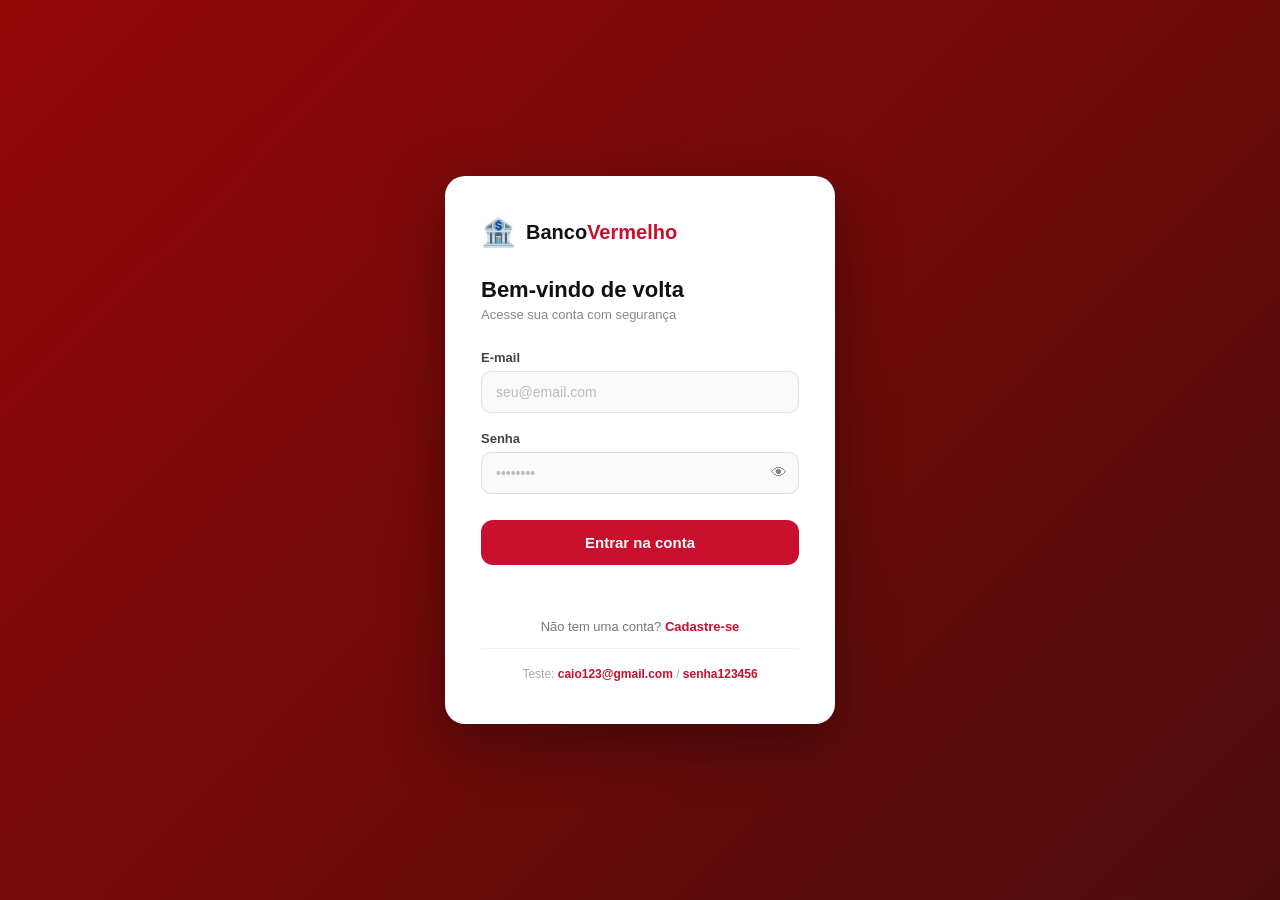
<file: index.html>
<!DOCTYPE html>
<html lang="pt-br">
<head>
    <meta charset="UTF-8">
    <meta name="viewport" content="width=device-width, initial-scale=1.0">
    <title>Banco Vermelho — Acesso</title>
    <link rel="stylesheet" href="style.css">
</head>
<body id="login-body">

    <div id="login-container">

        <div id="login-logo">
            <div id="login-logo-icon">🏦</div>
            <div id="login-brand">Banco<span>Vermelho</span></div>
        </div>

        <h1 id="login-titulo">Bem-vindo de volta</h1>
        <p id="login-subtitulo">Acesse sua conta com segurança</p>

        <form id="login-form" novalidate>
            <div class="field-group">
                <label for="username">E-mail</label>
                <input type="email" id="username" placeholder="seu@email.com" required>
            </div>

            <div class="field-group">
                <label for="password">Senha</label>
                <div class="input-wrapper">
                    <input type="password" id="password" placeholder="••••••••" required>
                    <button type="button" id="toggle-senha" class="toggle-btn" title="Mostrar senha">👁</button>
                </div>
            </div>

            <button type="button" id="login-button" class="auth-btn">Entrar na conta</button>
            <p id="mensagem"></p>
        </form>

        <p class="auth-link">Não tem uma conta? <a href="cadastro.html">Cadastre-se</a></p>
        <p id="login-hint">Teste: <strong>caio123@gmail.com</strong> / <strong>senha123456</strong></p>
    </div>

    <script src="codigos.js"></script>
</body>
</html>
</file>
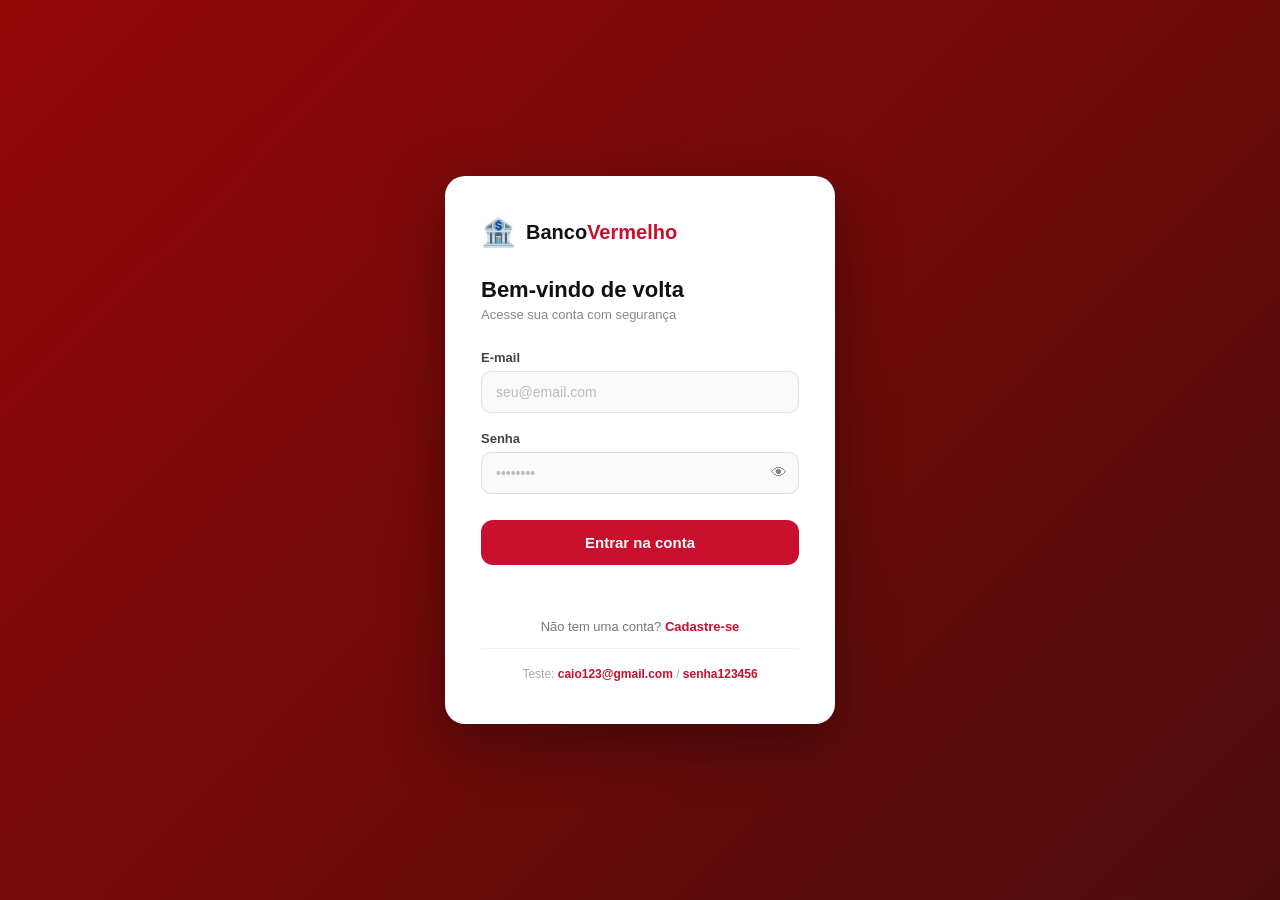
<file: Banco.html>
<!DOCTYPE html>
<html lang="pt-BR">
<head>
    <meta charset="UTF-8" />
    <meta name="viewport" content="width=device-width, initial-scale=1.0" />
    <title>Banco Vermelho</title>
    <link rel="stylesheet" href="style.css">
</head>
<body class="banco-body">

<div class="app">

  <!-- Header -->
  <div class="header">
    <div class="header-top">
      <div class="user">
        <div class="avatar" id="avatarEl">?</div>
        <div>
          <div class="greeting">Olá,</div>
          <div id="nameDisplay" class="name" onclick="editName()" title="Clique para editar">Carregando...</div>
        </div>
      </div>
      <div class="header-actions">
        <button class="icon-btn" title="Alternar Modo Escuro" onclick="toggleTheme()" id="themeBtn">🌙</button>
        <button class="icon-btn" title="Notificações" onclick="toggleBell()" id="bellBtn">🔔</button>
        <button class="icon-btn" title="Sair" onclick="logout()">🚪</button>
      </div>
    </div>
  </div>

  <!-- Balance -->
  <div class="balance-card">
    <div class="balance-label">
      Saldo disponível
      <button class="eye" onclick="toggleEye()" id="eyeBtn">👁</button>
    </div>
    <div class="balance" id="balance">R$ 0,00</div>
    <div class="controls">
      <button class="btn-circle minus" onclick="changeBalance(-1)">−</button>
      <div class="steps" id="steps"></div>
      <button class="btn-circle" onclick="changeBalance(1)">+</button>
    </div>
    <button class="zero" onclick="confirmarZerar()">Zerar saldo</button>
  </div>

  <!-- Action buttons -->
  <div class="actions">
    <div class="action" onclick="openModal('modalPix')">
      <div class="action-icon">⚡</div>
      <div class="action-label">Pix</div>
    </div>
    <div class="action" onclick="openModal('modalTransferir')">
      <div class="action-icon">↗</div>
      <div class="action-label">Transferir</div>
    </div>
    <div class="action" onclick="openModal('modalPagar')">
      <div class="action-icon">🧾</div>
      <div class="action-label">Pagar</div>
    </div>
    <div class="action" onclick="openModal('modalRecarga')">
      <div class="action-icon">📱</div>
      <div class="action-label">Recarga</div>
    </div>
  </div>

  <!-- Card -->
  <div class="section-title">Meu cartão</div>
  <div class="card-preview">
    <div><div class="card-brand">Vermelho Black</div></div>
    <div>
      <div class="card-number" id="cardNumber">•••• •••• •••• ----</div>
      <div class="card-name" id="cardName">—</div>
    </div>
  </div>

  <!-- Transactions -->
  <div class="section-title">Últimas transações</div>
  <div class="tx-list" id="txList"></div>

</div>

<!-- ── Modais ── -->
<div class="modal-overlay" id="modalPix">
  <div class="modal">
    <div class="modal-header">
      <div class="modal-title">⚡ Pix</div>
      <button class="modal-close" onclick="closeModal('modalPix')">✕</button>
    </div>
    <div class="modal-field">
      <label>Chave Pix</label>
      <input type="text" id="pixChave" placeholder="CPF, telefone, e-mail ou chave aleatória">
    </div>
    <div class="modal-field">
      <label>Valor (R$)</label>
      <input type="number" id="pixValor" placeholder="0,00" min="0.01" step="0.01">
    </div>
    <button class="modal-btn" onclick="confirmarPix()">Enviar Pix</button>
  </div>
</div>

<div class="modal-overlay" id="modalTransferir">
  <div class="modal">
    <div class="modal-header">
      <div class="modal-title">↗ Transferência</div>
      <button class="modal-close" onclick="closeModal('modalTransferir')">✕</button>
    </div>
    <div class="modal-field">
      <label>Destinatário</label>
      <input type="text" id="transNome" placeholder="Nome ou número da conta">
    </div>
    <div class="modal-field">
      <label>Valor (R$)</label>
      <inzput type="number" id="transValor" placeholder="0,00" min="0.01" step="0.01">
    </div>
    <button class="modal-btn" onclick="confirmarTransferencia()">Transferir</button>
  </div>
</div>

<div class="modal-overlay" id="modalPagar">
  <div class="modal">
    <div class="modal-header">
      <div class="modal-title">🧾 Pagar conta</div>
      <button class="modal-close" onclick="closeModal('modalPagar')">✕</button>
    </div>
    <div class="modal-field">
      <label>Descrição</label>
      <input type="text" id="pagarDesc" placeholder="Ex: Conta de luz, Aluguel...">
    </div>
    <div class="modal-field">
      <label>Valor (R$)</label>
      <input type="number" id="pagarValor" placeholder="0,00" min="0.01" step="0.01">
    </div>
    <button class="modal-btn" onclick="confirmarPagamento()">Pagar</button>
  </div>
</div>

<div class="modal-overlay" id="modalRecarga">
  <div class="modal">
    <div class="modal-header">
      <div class="modal-title">📱 Recarga</div>
      <button class="modal-close" onclick="closeModal('modalRecarga')">✕</button>
    </div>
    <div class="modal-field">
      <label>Número do celular</label>
      <input type="tel" id="recargaTel" placeholder="(11) 99999-9999">
    </div>
    <div class="modal-field">
      <label>Escolha o valor</label>
    </div>
    <div class="recarga-grid">
      <div class="recarga-opt" onclick="selecionarRecarga(this, 10)">R$ 10</div>
      <div class="recarga-opt" onclick="selecionarRecarga(this, 20)">R$ 20</div>
      <div class="recarga-opt" onclick="selecionarRecarga(this, 30)">R$ 30</div>
      <div class="recarga-opt" onclick="selecionarRecarga(this, 50)">R$ 50</div>
      <div class="recarga-opt" onclick="selecionarRecarga(this, 100)">R$ 100</div>
      <div class="recarga-opt" onclick="selecionarRecarga(this, 150)">R$ 150</div>
    </div>
    <button class="modal-btn" onclick="confirmarRecarga()">Recarregar</button>
  </div>
</div>

<div class="toast" id="toast"></div>

<script>
  // ── State ──
  let balance = 0;
  let step    = 100;
  let hidden  = false;
  let trocar  = false;
  let recargaValor = 0;
  const STEPS = [10, 50, 100, 500];

  const email  = localStorage.getItem("emailUsuario") || "";
  const txKey  = `transacoes_${email}`;
  const fmt    = v => v.toLocaleString('pt-BR', { style: 'currency', currency: 'BRL' });

  const defaultTx = [
    { icone:"🛒", titulo:"Mercado União",  data:"Hoje, 14:32", valor:-127.80 },
    { icone:"💼", titulo:"Salário",        data:"Ontem",       valor:4500.00 },
    { icone:"🎵", titulo:"Spotify",        data:"12 jun",      valor:-21.90  },
    { icone:"⚡", titulo:"Pix de Ana",     data:"10 jun",      valor:150.00  },
  ];

  // ── Init ──
  const nomeSalvo   = localStorage.getItem("nomeUsuario");
  const saldoSalvo  = localStorage.getItem("saldoUsuario");

  if (!nomeSalvo) { window.location.href = "login.html"; }

  if (nomeSalvo) {
    document.getElementById("nameDisplay").textContent = nomeSalvo;
    document.getElementById("cardName").textContent    = nomeSalvo.toUpperCase();
    document.getElementById("avatarEl").textContent    = nomeSalvo.charAt(0).toUpperCase();
  }

  if (saldoSalvo) { balance = parseFloat(saldoSalvo) || 0; }

  // ── Cartão Aleatório (Fixo por Usuário) ──
  function initCartao() {
    let ultimosDigitos = localStorage.getItem(`cartao_${email}`);
    if (!ultimosDigitos) {
      ultimosDigitos = Math.floor(1000 + Math.random() * 9000);
      localStorage.setItem(`cartao_${email}`, ultimosDigitos);
    }
    document.getElementById("cardNumber").textContent = `•••• •••• •••• ${ultimosDigitos}`;
  }
  initCartao();

  // ── Dark Mode ──
  function initTheme() {
    const isDark = localStorage.getItem("theme_dark") === "true";
    if (isDark) {
      document.body.classList.add("dark-mode");
      document.getElementById("themeBtn").textContent = "☀️";
    }
  }
  initTheme();

  function toggleTheme() {
    const isDark = document.body.classList.toggle("dark-mode");
    localStorage.setItem("theme_dark", isDark);
    document.getElementById("themeBtn").textContent = isDark ? "☀️" : "🌙";
  }

  // ── Balance ──
  function saveBalance() {
    localStorage.setItem("saldoUsuario", String(balance));
    if (email) localStorage.setItem(`saldo_${email}`, String(balance));
  }

  function render() {
    document.getElementById('balance').textContent = hidden ? 'R$ ••••••' : fmt(balance);
    const stepsEl = document.getElementById('steps');
    stepsEl.innerHTML = '';
    STEPS.forEach(s => {
      const b = document.createElement('button');
      b.className = 'step' + (s === step ? ' active' : '');
      b.textContent = '+' + s;
      b.onclick = () => { step = s; render(); };
      stepsEl.appendChild(b);
    });
  }

  function changeBalance(dir) {
    balance = Math.max(0, balance + dir * step);
    saveBalance();
    render();
  }

  function confirmarZerar() {
    if (balance === 0) return;
    if (confirm("Tem certeza que deseja zerar o saldo?")) {
      balance = 0;
      saveBalance();
      render();
      showToast("Saldo zerado");
    }
  }

  function toggleEye() {
    hidden = !hidden;
    document.getElementById('eyeBtn').textContent = hidden ? '🙈' : '👁';
    render();
  }

  function toggleBell() {
    trocar = !trocar;
    document.getElementById('bellBtn').textContent = trocar ? '🔕' : '🔔';
  }

  // ── Name editing ──
  function editName() {
    const el = document.getElementById('nameDisplay');
    const current = el.textContent;
    const input = document.createElement('input');
    input.className = 'name-input';
    input.value = current;
    el.replaceWith(input);
    input.focus();
    input.select();
    const save = () => {
      const newName = input.value.trim() || current;
      const span = document.createElement('div');
      span.id = 'nameDisplay';
      span.className = 'name';
      span.textContent = newName;
      span.onclick = editName;
      span.title = 'Clique para editar';
      input.replaceWith(span);
      document.getElementById('cardName').textContent   = newName.toUpperCase();
      document.getElementById('avatarEl').textContent   = newName.charAt(0).toUpperCase();
      localStorage.setItem("nomeUsuario", newName);
      showToast("Nome atualizado");
    };
    input.onblur = save;
    input.onkeydown = e => {
      if (e.key === "Enter")  input.blur();
      if (e.key === "Escape") { input.value = current; input.blur(); }
    };
  }

  // ── Logout ──
  function logout() {
    if (confirm("Deseja sair da sua conta?")) {
      ["nomeUsuario","emailUsuario","saldoUsuario"].forEach(k => localStorage.removeItem(k));
      window.location.href = "login.html";
    }
  }

  // ── Transactions ──
  function getTx() {
    const saved = localStorage.getItem(txKey);
    return saved ? JSON.parse(saved) : [...defaultTx];
  }

  function addTx(tx) {
    const saved = localStorage.getItem(txKey);
    const list  = saved ? JSON.parse(saved) : [];
    list.unshift(tx);
    localStorage.setItem(txKey, JSON.stringify(list));
    renderTx();
  }

  function agora() {
    const d = new Date();
    return `Hoje, ${String(d.getHours()).padStart(2,'0')}:${String(d.getMinutes()).padStart(2,'0')}`;
  }

  function renderTx() {
    const txs = getTx();
    const list = document.getElementById("txList");
    if (!txs.length) {
      list.innerHTML = '<p class="tx-empty">Nenhuma transação ainda.</p>';
      return;
    }
    list.innerHTML = txs.map(tx => {
      const isIn  = tx.valor > 0;
      const fmtV  = Math.abs(tx.valor).toLocaleString('pt-BR',{style:'currency',currency:'BRL'});
      return `
        <div class="tx">
          <div class="tx-left">
            <div class="tx-icon">${tx.icone}</div>
            <div>
              <div class="tx-title">${tx.titulo}</div>
              <div class="tx-date">${tx.data}</div>
            </div>
          </div>
          <div class="tx-value ${isIn ? 'in' : 'out'}">${isIn ? '+' : '−'} ${fmtV}</div>
        </div>`;
    }).join('');
  }

  // ── Modals ──
  function openModal(id) {
    document.getElementById(id).classList.add('open');
    document.body.style.overflow = 'hidden';
  }

  function closeModal(id) {
    document.getElementById(id).classList.remove('open');
    document.body.style.overflow = '';
    document.querySelectorAll(`#${id} input`).forEach(i => i.value = '');
    document.querySelectorAll(`#${id} .recarga-opt`).forEach(o => o.classList.remove('selected'));
    recargaValor = 0;
  }

  document.querySelectorAll('.modal-overlay').forEach(o => {
    o.addEventListener('click', e => { if (e.target === o) closeModal(o.id); });
  });

  // ── Actions ──
  function validarValor(val) {
    if (!val || isNaN(val) || val <= 0) { showToast("Informe um valor válido"); return false; }
    if (val > balance)                  { showToast("Saldo insuficiente");       return false; }
    return true;
  }

  function confirmarPix() {
    const chave = document.getElementById('pixChave').value.trim();
    const valor = parseFloat(document.getElementById('pixValor').value);
    if (!chave)               { showToast("Informe a chave Pix"); return; }
    if (!validarValor(valor)) return;
    balance -= valor; saveBalance(); render();
    addTx({ icone:"⚡", titulo:`Pix para ${chave}`, data:agora(), valor:-valor });
    closeModal('modalPix');
    showToast(`Pix de ${fmt(valor)} enviado!`);
  }

  function confirmarTransferencia() {
    const nome  = document.getElementById('transNome').value.trim();
    const valor = parseFloat(document.getElementById('transValor').value);
    if (!nome)                { showToast("Informe o destinatário"); return; }
    if (!validarValor(valor)) return;
    balance -= valor; saveBalance(); render();
    addTx({ icone:"↗", titulo:`Transferência para ${nome}`, data:agora(), valor:-valor });
    closeModal('modalTransferir');
    showToast(`Transferência de ${fmt(valor)} realizada!`);
  }

  function confirmarPagamento() {
    const desc  = document.getElementById('pagarDesc').value.trim();
    const valor = parseFloat(document.getElementById('pagarValor').value);
    if (!desc)                { showToast("Informe a descrição"); return; }
    if (!validarValor(valor)) return;
    balance -= valor; saveBalance(); render();
    addTx({ icone:"🧾", titulo:desc, data:agora(), valor:-valor });
    closeModal('modalPagar');
    showToast(`Pagamento de ${fmt(valor)} realizado!`);
  }

  function selecionarRecarga(el, valor) {
    document.querySelectorAll('.recarga-opt').forEach(o => o.classList.remove('selected'));
    el.classList.add('selected');
    recargaValor = valor;
  }

  function confirmarRecarga() {
    const tel = document.getElementById('recargaTel').value.trim();
    if (!tel)          { showToast("Informe o número do celular"); return; }
    if (!recargaValor) { showToast("Selecione o valor da recarga"); return; }
    if (recargaValor > balance) { showToast("Saldo insuficiente"); return; }
    balance -= recargaValor; saveBalance(); render();
    addTx({ icone:"📱", titulo:`Recarga ${tel}`, data:agora(), valor:-recargaValor });
    closeModal('modalRecarga');
    showToast(`Recarga de ${fmt(recargaValor)} realizada!`);
  }

  // ── Toast ──
  function showToast(msg) {
    const t = document.getElementById('toast');
    t.textContent = msg;
    t.classList.add('show');
    setTimeout(() => t.classList.remove('show'), 2500);
  }

  // ── Start ──
  render();
  renderTx();
</script>
</body>
</html>
</file>
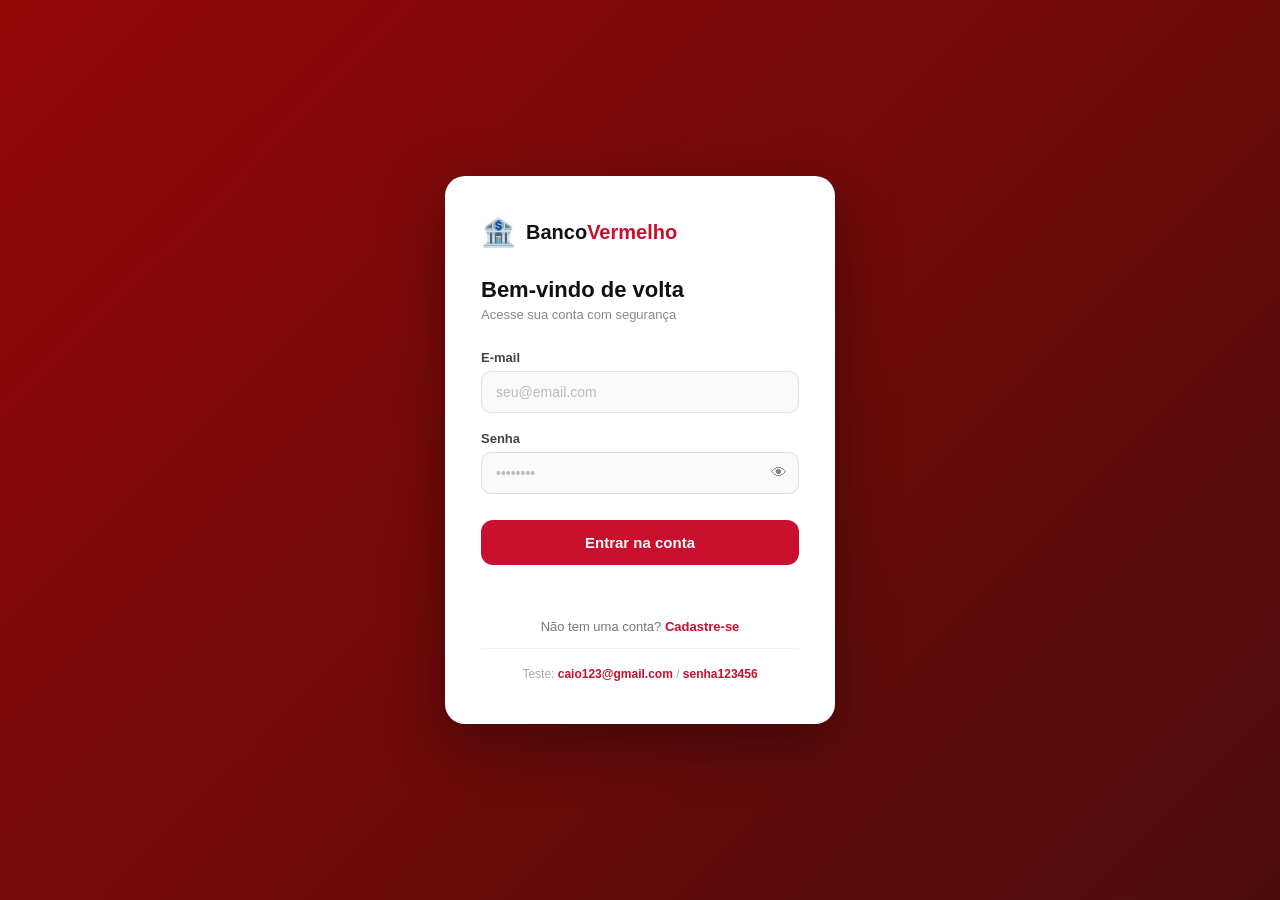
<file: banco.html>
<!DOCTYPE html>
<html lang="pt-BR">
<head>
    <meta charset="UTF-8" />
    <meta name="viewport" content="width=device-width, initial-scale=1.0" />
    <title>Banco Vermelho</title>
    <link rel="stylesheet" href="style.css">
</head>
<body class="banco-body">

<div class="app">

  <!-- Header -->
  <div class="header">
    <div class="header-top">
      <div class="user">
        <div class="avatar" id="avatarEl">?</div>
        <div>
          <div class="greeting">Olá,</div>
          <div id="nameDisplay" class="name" onclick="editName()" title="Clique para editar">Carregando...</div>
        </div>
      </div>
      <div class="header-actions">
        <button class="icon-btn" title="Alternar Modo Escuro" onclick="toggleTheme()" id="themeBtn">🌙</button>
        <button class="icon-btn" title="Notificações" onclick="toggleBell()" id="bellBtn">🔔</button>
        <button class="icon-btn" title="Sair" onclick="logout()">🚪</button>
      </div>
    </div>
  </div>

  <!-- Balance -->
  <div class="balance-card">
    <div class="balance-label">
      Saldo disponível
      <button class="eye" onclick="toggleEye()" id="eyeBtn">👁</button>
    </div>
    <div class="balance" id="balance">R$ 0,00</div>
    <div class="controls">
      <button class="btn-circle minus" onclick="changeBalance(-1)">−</button>
      <div class="steps" id="steps"></div>
      <button class="btn-circle" onclick="changeBalance(1)">+</button>
    </div>
    <button class="zero" onclick="confirmarZerar()">Zerar saldo</button>
  </div>

  <!-- Action buttons -->
  <div class="actions">
    <div class="action" onclick="openModal('modalPix')">
      <div class="action-icon">⚡</div>
      <div class="action-label">Pix</div>
    </div>
    <div class="action" onclick="openModal('modalTransferir')">
      <div class="action-icon">↗</div>
      <div class="action-label">Transferir</div>
    </div>
    <div class="action" onclick="openModal('modalPagar')">
      <div class="action-icon">🧾</div>
      <div class="action-label">Pagar</div>
    </div>
    <div class="action" onclick="openModal('modalRecarga')">
      <div class="action-icon">📱</div>
      <div class="action-label">Recarga</div>
    </div>
  </div>

  <!-- Card -->
  <div class="section-title">Meu cartão</div>
  <div class="card-preview">
    <div><div class="card-brand">Vermelho Black</div></div>
    <div>
      <div class="card-number" id="cardNumber">•••• •••• •••• ----</div>
      <div class="card-name" id="cardName">—</div>
    </div>
  </div>

  <!-- Transactions -->
  <div class="section-title">Últimas transações</div>
  <div class="tx-list" id="txList"></div>

</div>

<!-- ── Modais ── -->
<div class="modal-overlay" id="modalPix">
  <div class="modal">
    <div class="modal-header">
      <div class="modal-title">⚡ Pix</div>
      <button class="modal-close" onclick="closeModal('modalPix')">✕</button>
    </div>
    <div class="modal-field">
      <label>Chave Pix</label>
      <input type="text" id="pixChave" placeholder="CPF, telefone, e-mail ou chave aleatória">
    </div>
    <div class="modal-field">
      <label>Valor (R$)</label>
      <input type="number" id="pixValor" placeholder="0,00" min="0.01" step="0.01">
    </div>
    <button class="modal-btn" onclick="confirmarPix()">Enviar Pix</button>
  </div>
</div>

<div class="modal-overlay" id="modalTransferir">
  <div class="modal">
    <div class="modal-header">
      <div class="modal-title">↗ Transferência</div>
      <button class="modal-close" onclick="closeModal('modalTransferir')">✕</button>
    </div>
    <div class="modal-field">
      <label>Destinatário</label>
      <input type="text" id="transNome" placeholder="Nome ou número da conta">
    </div>
    <div class="modal-field">
      <label>Valor (R$)</label>
      <inzput type="number" id="transValor" placeholder="0,00" min="0.01" step="0.01">
    </div>
    <button class="modal-btn" onclick="confirmarTransferencia()">Transferir</button>
  </div>
</div>

<div class="modal-overlay" id="modalPagar">
  <div class="modal">
    <div class="modal-header">
      <div class="modal-title">🧾 Pagar conta</div>
      <button class="modal-close" onclick="closeModal('modalPagar')">✕</button>
    </div>
    <div class="modal-field">
      <label>Descrição</label>
      <input type="text" id="pagarDesc" placeholder="Ex: Conta de luz, Aluguel...">
    </div>
    <div class="modal-field">
      <label>Valor (R$)</label>
      <input type="number" id="pagarValor" placeholder="0,00" min="0.01" step="0.01">
    </div>
    <button class="modal-btn" onclick="confirmarPagamento()">Pagar</button>
  </div>
</div>

<div class="modal-overlay" id="modalRecarga">
  <div class="modal">
    <div class="modal-header">
      <div class="modal-title">📱 Recarga</div>
      <button class="modal-close" onclick="closeModal('modalRecarga')">✕</button>
    </div>
    <div class="modal-field">
      <label>Número do celular</label>
      <input type="tel" id="recargaTel" placeholder="(11) 99999-9999">
    </div>
    <div class="modal-field">
      <label>Escolha o valor</label>
    </div>
    <div class="recarga-grid">
      <div class="recarga-opt" onclick="selecionarRecarga(this, 10)">R$ 10</div>
      <div class="recarga-opt" onclick="selecionarRecarga(this, 20)">R$ 20</div>
      <div class="recarga-opt" onclick="selecionarRecarga(this, 30)">R$ 30</div>
      <div class="recarga-opt" onclick="selecionarRecarga(this, 50)">R$ 50</div>
      <div class="recarga-opt" onclick="selecionarRecarga(this, 100)">R$ 100</div>
      <div class="recarga-opt" onclick="selecionarRecarga(this, 150)">R$ 150</div>
    </div>
    <button class="modal-btn" onclick="confirmarRecarga()">Recarregar</button>
  </div>
</div>

<div class="toast" id="toast"></div>

<script>
  // ── State ──
  let balance = 0;
  let step    = 100;
  let hidden  = false;
  let trocar  = false;
  let recargaValor = 0;
  const STEPS = [10, 50, 100, 500];

  const email  = localStorage.getItem("emailUsuario") || "";
  const txKey  = `transacoes_${email}`;
  const fmt    = v => v.toLocaleString('pt-BR', { style: 'currency', currency: 'BRL' });

  const defaultTx = [
    { icone:"🛒", titulo:"Mercado União",  data:"Hoje, 14:32", valor:-127.80 },
    { icone:"💼", titulo:"Salário",        data:"Ontem",       valor:4500.00 },
    { icone:"🎵", titulo:"Spotify",        data:"12 jun",      valor:-21.90  },
    { icone:"⚡", titulo:"Pix de Ana",     data:"10 jun",      valor:150.00  },
  ];

  // ── Init ──
  const nomeSalvo   = localStorage.getItem("nomeUsuario");
  const saldoSalvo  = localStorage.getItem("saldoUsuario");

  if (!nomeSalvo) { window.location.href = "index.html"; }

  if (nomeSalvo) {
    document.getElementById("nameDisplay").textContent = nomeSalvo;
    document.getElementById("cardName").textContent    = nomeSalvo.toUpperCase();
    document.getElementById("avatarEl").textContent    = nomeSalvo.charAt(0).toUpperCase();
  }

  if (saldoSalvo) { balance = parseFloat(saldoSalvo) || 0; }

  // ── Cartão Aleatório (Fixo por Usuário) ──
  function initCartao() {
    let ultimosDigitos = localStorage.getItem(`cartao_${email}`);
    if (!ultimosDigitos) {
      ultimosDigitos = Math.floor(1000 + Math.random() * 9000);
      localStorage.setItem(`cartao_${email}`, ultimosDigitos);
    }
    document.getElementById("cardNumber").textContent = `•••• •••• •••• ${ultimosDigitos}`;
  }
  initCartao();

  // ── Dark Mode ──
  function initTheme() {
    const isDark = localStorage.getItem("theme_dark") === "true";
    if (isDark) {
      document.body.classList.add("dark-mode");
      document.getElementById("themeBtn").textContent = "☀️";
    }
  }
  initTheme();

  function toggleTheme() {
    const isDark = document.body.classList.toggle("dark-mode");
    localStorage.setItem("theme_dark", isDark);
    document.getElementById("themeBtn").textContent = isDark ? "☀️" : "🌙";
  }

  // ── Balance ──
  function saveBalance() {
    localStorage.setItem("saldoUsuario", String(balance));
    if (email) localStorage.setItem(`saldo_${email}`, String(balance));
  }

  function render() {
    document.getElementById('balance').textContent = hidden ? 'R$ ••••••' : fmt(balance);
    const stepsEl = document.getElementById('steps');
    stepsEl.innerHTML = '';
    STEPS.forEach(s => {
      const b = document.createElement('button');
      b.className = 'step' + (s === step ? ' active' : '');
      b.textContent = '+' + s;
      b.onclick = () => { step = s; render(); };
      stepsEl.appendChild(b);
    });
  }

  function changeBalance(dir) {
    balance = Math.max(0, balance + dir * step);
    saveBalance();
    render();
  }

  function confirmarZerar() {
    if (balance === 0) return;
    if (confirm("Tem certeza que deseja zerar o saldo?")) {
      balance = 0;
      saveBalance();
      render();
      showToast("Saldo zerado");
    }
  }

  function toggleEye() {
    hidden = !hidden;
    document.getElementById('eyeBtn').textContent = hidden ? '🙈' : '👁';
    render();
  }

  function toggleBell() {
    trocar = !trocar;
    document.getElementById('bellBtn').textContent = trocar ? '🔕' : '🔔';
  }

  // ── Name editing ──
  function editName() {
    const el = document.getElementById('nameDisplay');
    const current = el.textContent;
    const input = document.createElement('input');
    input.className = 'name-input';
    input.value = current;
    el.replaceWith(input);
    input.focus();
    input.select();
    const save = () => {
      const newName = input.value.trim() || current;
      const span = document.createElement('div');
      span.id = 'nameDisplay';
      span.className = 'name';
      span.textContent = newName;
      span.onclick = editName;
      span.title = 'Clique para editar';
      input.replaceWith(span);
      document.getElementById('cardName').textContent   = newName.toUpperCase();
      document.getElementById('avatarEl').textContent   = newName.charAt(0).toUpperCase();
      localStorage.setItem("nomeUsuario", newName);
      showToast("Nome atualizado");
    };
    input.onblur = save;
    input.onkeydown = e => {
      if (e.key === "Enter")  input.blur();
      if (e.key === "Escape") { input.value = current; input.blur(); }
    };
  }

  // ── Logout ──
  function logout() {
    if (confirm("Deseja sair da sua conta?")) {
      ["nomeUsuario","emailUsuario","saldoUsuario"].forEach(k => localStorage.removeItem(k));
      window.location.href = "index.html";
    }
  }

  // ── Transactions ──
  function getTx() {
    const saved = localStorage.getItem(txKey);
    return saved ? JSON.parse(saved) : [...defaultTx];
  }

  function addTx(tx) {
    const saved = localStorage.getItem(txKey);
    const list  = saved ? JSON.parse(saved) : [];
    list.unshift(tx);
    localStorage.setItem(txKey, JSON.stringify(list));
    renderTx();
  }

  function agora() {
    const d = new Date();
    return `Hoje, ${String(d.getHours()).padStart(2,'0')}:${String(d.getMinutes()).padStart(2,'0')}`;
  }

  function renderTx() {
    const txs = getTx();
    const list = document.getElementById("txList");
    if (!txs.length) {
      list.innerHTML = '<p class="tx-empty">Nenhuma transação ainda.</p>';
      return;
    }
    list.innerHTML = txs.map(tx => {
      const isIn  = tx.valor > 0;
      const fmtV  = Math.abs(tx.valor).toLocaleString('pt-BR',{style:'currency',currency:'BRL'});
      return `
        <div class="tx">
          <div class="tx-left">
            <div class="tx-icon">${tx.icone}</div>
            <div>
              <div class="tx-title">${tx.titulo}</div>
              <div class="tx-date">${tx.data}</div>
            </div>
          </div>
          <div class="tx-value ${isIn ? 'in' : 'out'}">${isIn ? '+' : '−'} ${fmtV}</div>
        </div>`;
    }).join('');
  }

  // ── Modals ──
  function openModal(id) {
    document.getElementById(id).classList.add('open');
    document.body.style.overflow = 'hidden';
  }

  function closeModal(id) {
    document.getElementById(id).classList.remove('open');
    document.body.style.overflow = '';
    document.querySelectorAll(`#${id} input`).forEach(i => i.value = '');
    document.querySelectorAll(`#${id} .recarga-opt`).forEach(o => o.classList.remove('selected'));
    recargaValor = 0;
  }

  document.querySelectorAll('.modal-overlay').forEach(o => {
    o.addEventListener('click', e => { if (e.target === o) closeModal(o.id); });
  });

  // ── Actions ──
  function validarValor(val) {
    if (!val || isNaN(val) || val <= 0) { showToast("Informe um valor válido"); return false; }
    if (val > balance)                  { showToast("Saldo insuficiente");       return false; }
    return true;
  }

  function confirmarPix() {
    const chave = document.getElementById('pixChave').value.trim();
    const valor = parseFloat(document.getElementById('pixValor').value);
    if (!chave)               { showToast("Informe a chave Pix"); return; }
    if (!validarValor(valor)) return;
    balance -= valor; saveBalance(); render();
    addTx({ icone:"⚡", titulo:`Pix para ${chave}`, data:agora(), valor:-valor });
    closeModal('modalPix');
    showToast(`Pix de ${fmt(valor)} enviado!`);
  }

  function confirmarTransferencia() {
    const nome  = document.getElementById('transNome').value.trim();
    const valor = parseFloat(document.getElementById('transValor').value);
    if (!nome)                { showToast("Informe o destinatário"); return; }
    if (!validarValor(valor)) return;
    balance -= valor; saveBalance(); render();
    addTx({ icone:"↗", titulo:`Transferência para ${nome}`, data:agora(), valor:-valor });
    closeModal('modalTransferir');
    showToast(`Transferência de ${fmt(valor)} realizada!`);
  }

  function confirmarPagamento() {
    const desc  = document.getElementById('pagarDesc').value.trim();
    const valor = parseFloat(document.getElementById('pagarValor').value);
    if (!desc)                { showToast("Informe a descrição"); return; }
    if (!validarValor(valor)) return;
    balance -= valor; saveBalance(); render();
    addTx({ icone:"🧾", titulo:desc, data:agora(), valor:-valor });
    closeModal('modalPagar');
    showToast(`Pagamento de ${fmt(valor)} realizado!`);
  }

  function selecionarRecarga(el, valor) {
    document.querySelectorAll('.recarga-opt').forEach(o => o.classList.remove('selected'));
    el.classList.add('selected');
    recargaValor = valor;
  }

  function confirmarRecarga() {
    const tel = document.getElementById('recargaTel').value.trim();
    if (!tel)          { showToast("Informe o número do celular"); return; }
    if (!recargaValor) { showToast("Selecione o valor da recarga"); return; }
    if (recargaValor > balance) { showToast("Saldo insuficiente"); return; }
    balance -= recargaValor; saveBalance(); render();
    addTx({ icone:"📱", titulo:`Recarga ${tel}`, data:agora(), valor:-recargaValor });
    closeModal('modalRecarga');
    showToast(`Recarga de ${fmt(recargaValor)} realizada!`);
  }

  // ── Toast ──
  function showToast(msg) {
    const t = document.getElementById('toast');
    t.textContent = msg;
    t.classList.add('show');
    setTimeout(() => t.classList.remove('show'), 2500);
  }

  // ── Start ──
  render();
  renderTx();
</script>
</body>
</html>
</file>
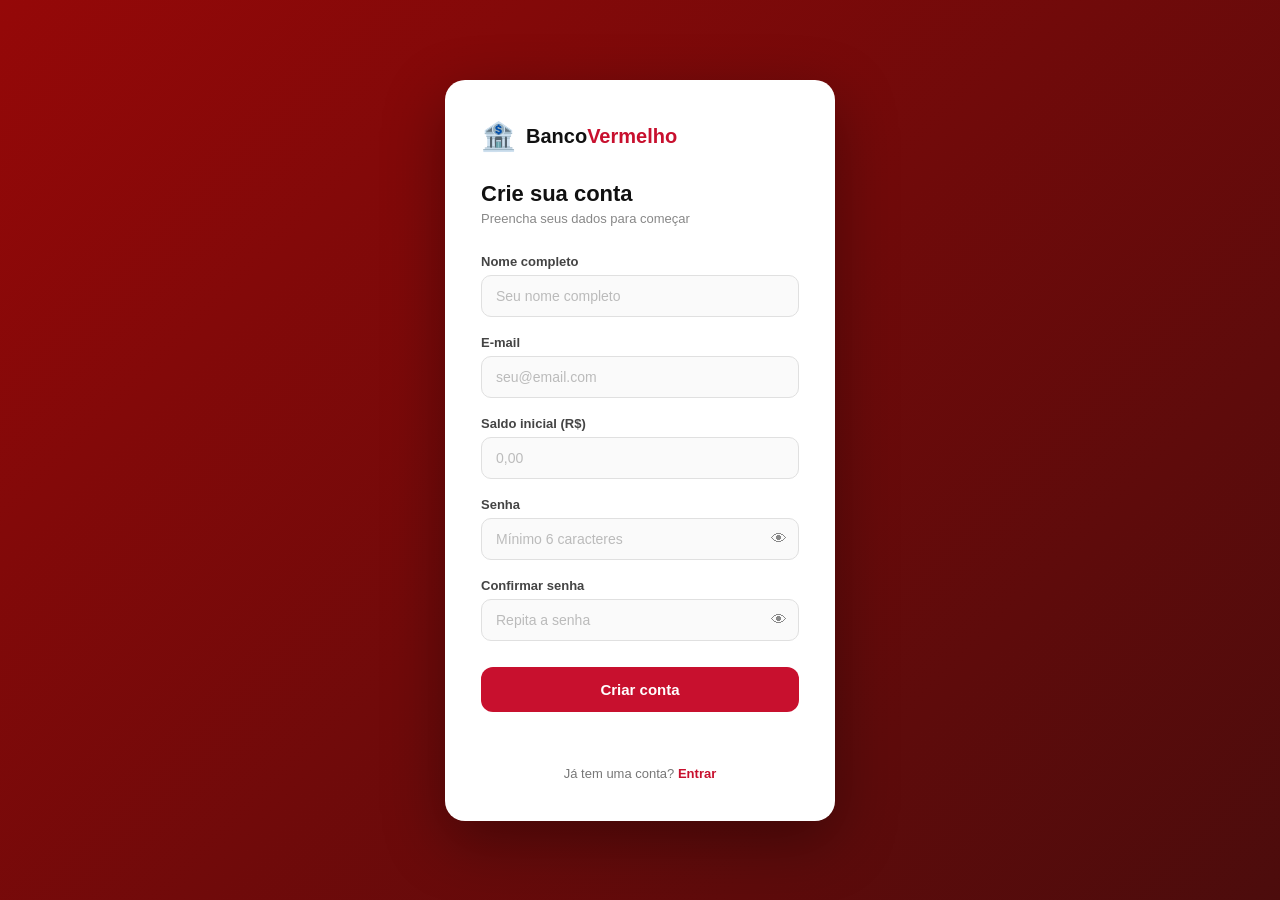
<file: cadastro.html>
<!DOCTYPE html>
<html lang="pt-br">
<head>
    <meta charset="UTF-8">
    <meta name="viewport" content="width=device-width, initial-scale=1.0">
    <title>Banco Vermelho — Cadastro</title>
    <link rel="stylesheet" href="style.css">
</head>
<body id="login-body">

    <div id="login-container">

        <div id="login-logo">
            <div id="login-logo-icon">🏦</div>
            <div id="login-brand">Banco<span>Vermelho</span></div>
        </div>

        <h1 id="login-titulo">Crie sua conta</h1>
        <p id="login-subtitulo">Preencha seus dados para começar</p>

        <form id="cadastro-form" novalidate>
            <div class="field-group">
                <label for="nome">Nome completo</label>
                <input type="text" id="nome" placeholder="Seu nome completo" required>
            </div>

            <div class="field-group">
                <label for="email">E-mail</label>
                <input type="email" id="email" placeholder="seu@email.com" required>
            </div>

            <div class="field-group">
                <label for="saldo">Saldo inicial (R$)</label>
                <input type="number" id="saldo" placeholder="0,00" min="0" step="0.01" required>
            </div>

            <div class="field-group">
                <label for="senha">Senha</label>
                <div class="input-wrapper">
                    <input type="password" id="senha" placeholder="Mínimo 6 caracteres" required>
                    <button type="button" class="toggle-btn" onclick="toggleVis('senha', this)">👁</button>
                </div>
            </div>

            <div class="field-group">
                <label for="confirmar">Confirmar senha</label>
                <div class="input-wrapper">
                    <input type="password" id="confirmar" placeholder="Repita a senha" required>
                    <button type="button" class="toggle-btn" onclick="toggleVis('confirmar', this)">👁</button>
                </div>
            </div>

            <button type="button" class="auth-btn" onclick="cadastrar()">Criar conta</button>
            <p id="mensagem"></p>
        </form>

        <p class="auth-link">Já tem uma conta? <a href="index.html">Entrar</a></p>
    </div>

    <script>
        const emailsFixos = ["caio123@gmail.com", "hugo432@gmail.com"];

        document.getElementById("cadastro-form").addEventListener("keydown", (e) => {
            if (e.key === "Enter") cadastrar();
        });

        function toggleVis(id, btn) {
            const input = document.getElementById(id);
            const visivel = input.type === "text";
            input.type = visivel ? "password" : "text";
            btn.textContent = visivel ? "👁" : "🙈";
        }

        function cadastrar() {
            const nome     = document.getElementById("nome").value.trim();
            const email    = document.getElementById("email").value.trim();
            const saldo    = document.getElementById("saldo").value.trim();
            const senha    = document.getElementById("senha").value.trim();
            const confirmar = document.getElementById("confirmar").value.trim();

            if (!nome || !email || !saldo || !senha || !confirmar) {
                mostrar("Preencha todos os campos!", "orange");
                return;
            }

            // Validação para exigir o '@' no e-mail
            if (!email.includes("@")) {
                mostrar("O e-mail deve conter '@'!", "orange");
                return;
            }

            if (senha.length < 6) {
                mostrar("A senha deve ter pelo menos 6 caracteres.", "orange");
                return;
            }

            if (senha !== confirmar) {
                mostrar("As senhas não coincidem!", "orange");
                return;
            }

            if (Number(saldo) < 0) {
                mostrar("O saldo não pode ser negativo.", "orange");
                return;
            }

            const registrados = JSON.parse(localStorage.getItem("usuarios_cadastrados") || "[]");
            const emailEmUso  = registrados.some(u => u.email === email) || emailsFixos.includes(email);

            if (emailEmUso) {
                mostrar("Este e-mail já está cadastrado!", "#c8102e");
                return;
            }

            registrados.push({ nome, email, senha, saldo: Number(saldo) });
            localStorage.setItem("usuarios_cadastrados", JSON.stringify(registrados));

            // Login automático após cadastro
            localStorage.setItem("nomeUsuario",  nome);
            localStorage.setItem("emailUsuario", email);
            localStorage.setItem("saldoUsuario", saldo);

            mostrar("Conta criada com sucesso!", "green");
            setTimeout(() => { window.location.href = "banco.html"; }, 1000);
        }

        function mostrar(texto, cor) {
            const el = document.getElementById("mensagem");
            el.textContent = texto;
            el.style.color = cor;
        }
    </script>
</body>
</html>
</file>
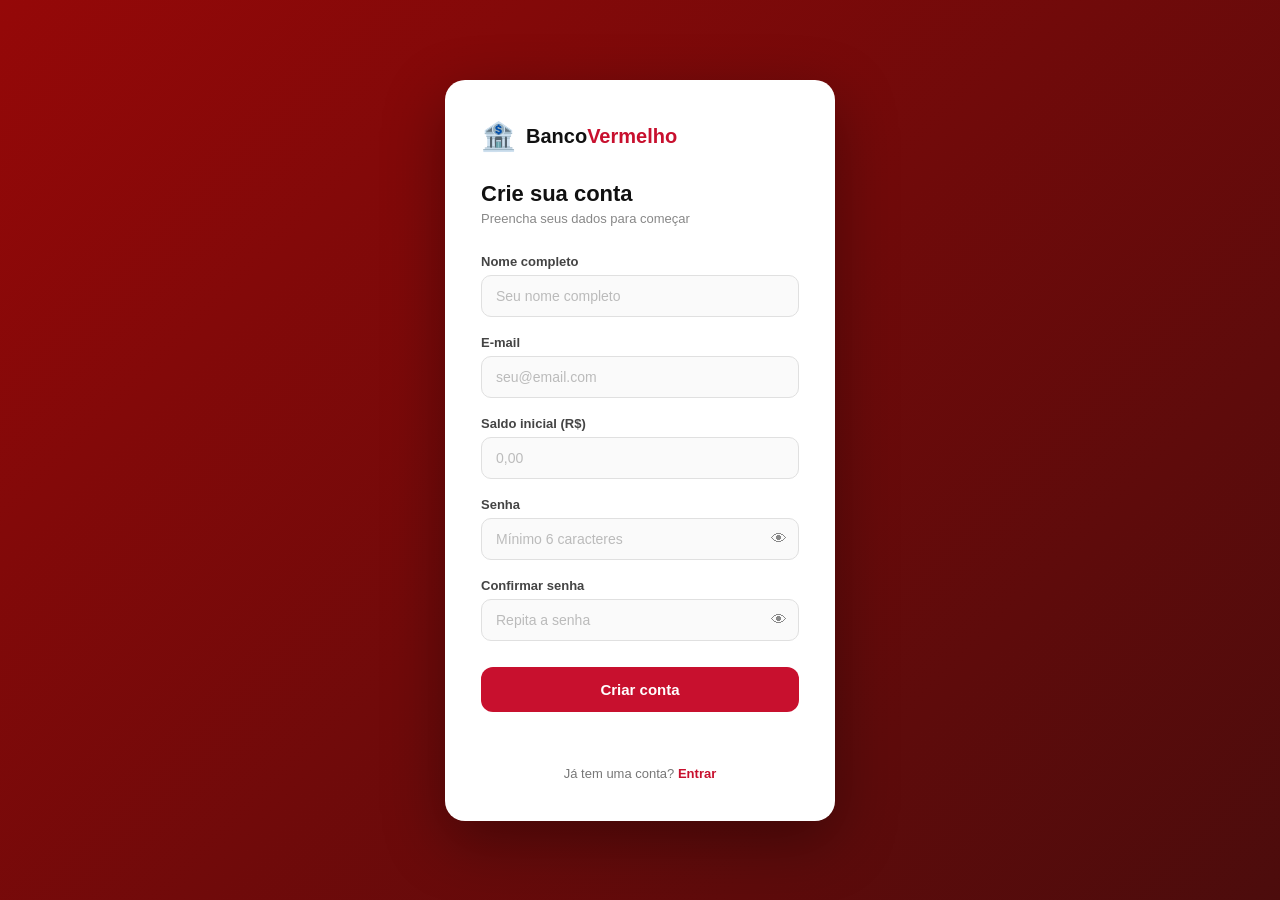
<file: BancoVermelho/cadastro.html>
<!DOCTYPE html>
<html lang="pt-br">
<head>
    <meta charset="UTF-8">
    <meta name="viewport" content="width=device-width, initial-scale=1.0">
    <title>Banco Vermelho — Cadastro</title>
    <link rel="stylesheet" href="style.css">
</head>
<body id="login-body">

    <div id="login-container">

        <div id="login-logo">
            <div id="login-logo-icon">🏦</div>
            <div id="login-brand">Banco<span>Vermelho</span></div>
        </div>

        <h1 id="login-titulo">Crie sua conta</h1>
        <p id="login-subtitulo">Preencha seus dados para começar</p>

        <form id="cadastro-form" novalidate>
            <div class="field-group">
                <label for="nome">Nome completo</label>
                <input type="text" id="nome" placeholder="Seu nome completo" required>
            </div>

            <div class="field-group">
                <label for="email">E-mail</label>
                <input type="email" id="email" placeholder="seu@email.com" required>
            </div>

            <div class="field-group">
                <label for="saldo">Saldo inicial (R$)</label>
                <input type="number" id="saldo" placeholder="0,00" min="0" step="0.01" required>
            </div>

            <div class="field-group">
                <label for="senha">Senha</label>
                <div class="input-wrapper">
                    <input type="password" id="senha" placeholder="Mínimo 6 caracteres" required>
                    <button type="button" class="toggle-btn" onclick="toggleVis('senha', this)">👁</button>
                </div>
            </div>

            <div class="field-group">
                <label for="confirmar">Confirmar senha</label>
                <div class="input-wrapper">
                    <input type="password" id="confirmar" placeholder="Repita a senha" required>
                    <button type="button" class="toggle-btn" onclick="toggleVis('confirmar', this)">👁</button>
                </div>
            </div>

            <button type="button" class="auth-btn" onclick="cadastrar()">Criar conta</button>
            <p id="mensagem"></p>
        </form>

        <p class="auth-link">Já tem uma conta? <a href="index.html">Entrar</a></p>
    </div>

    <script>
        const emailsFixos = ["caio123@gmail.com", "hugo432@gmail.com"];

        document.getElementById("cadastro-form").addEventListener("keydown", (e) => {
            if (e.key === "Enter") cadastrar();
        });

        function toggleVis(id, btn) {
            const input = document.getElementById(id);
            const visivel = input.type === "text";
            input.type = visivel ? "password" : "text";
            btn.textContent = visivel ? "👁" : "🙈";
        }

        function cadastrar() {
            const nome     = document.getElementById("nome").value.trim();
            const email    = document.getElementById("email").value.trim();
            const saldo    = document.getElementById("saldo").value.trim();
            const senha    = document.getElementById("senha").value.trim();
            const confirmar = document.getElementById("confirmar").value.trim();

            if (!nome || !email || !saldo || !senha || !confirmar) {
                mostrar("Preencha todos os campos!", "orange");
                return;
            }

            if (senha.length < 6) {
                mostrar("A senha deve ter pelo menos 6 caracteres.", "orange");
                return;
            }

            if (senha !== confirmar) {
                mostrar("As senhas não coincidem!", "orange");
                return;
            }

            if (Number(saldo) < 0) {
                mostrar("O saldo não pode ser negativo.", "orange");
                return;
            }

            const registrados = JSON.parse(localStorage.getItem("usuarios_cadastrados") || "[]");
            const emailEmUso  = registrados.some(u => u.email === email) || emailsFixos.includes(email);

            if (emailEmUso) {
                mostrar("Este e-mail já está cadastrado!", "#c8102e");
                return;
            }

            registrados.push({ nome, email, senha, saldo: Number(saldo) });
            localStorage.setItem("usuarios_cadastrados", JSON.stringify(registrados));

            // Login automático após cadastro
            localStorage.setItem("nomeUsuario",  nome);
            localStorage.setItem("emailUsuario", email);
            localStorage.setItem("saldoUsuario", saldo);

            mostrar("Conta criada com sucesso!", "green");
            setTimeout(() => { window.location.href = "Banco.html"; }, 1000);
        }

        function mostrar(texto, cor) {
            const el = document.getElementById("mensagem");
            el.textContent = texto;
            el.style.color = cor;
        }
    </script>
</body>
</html>
</file>
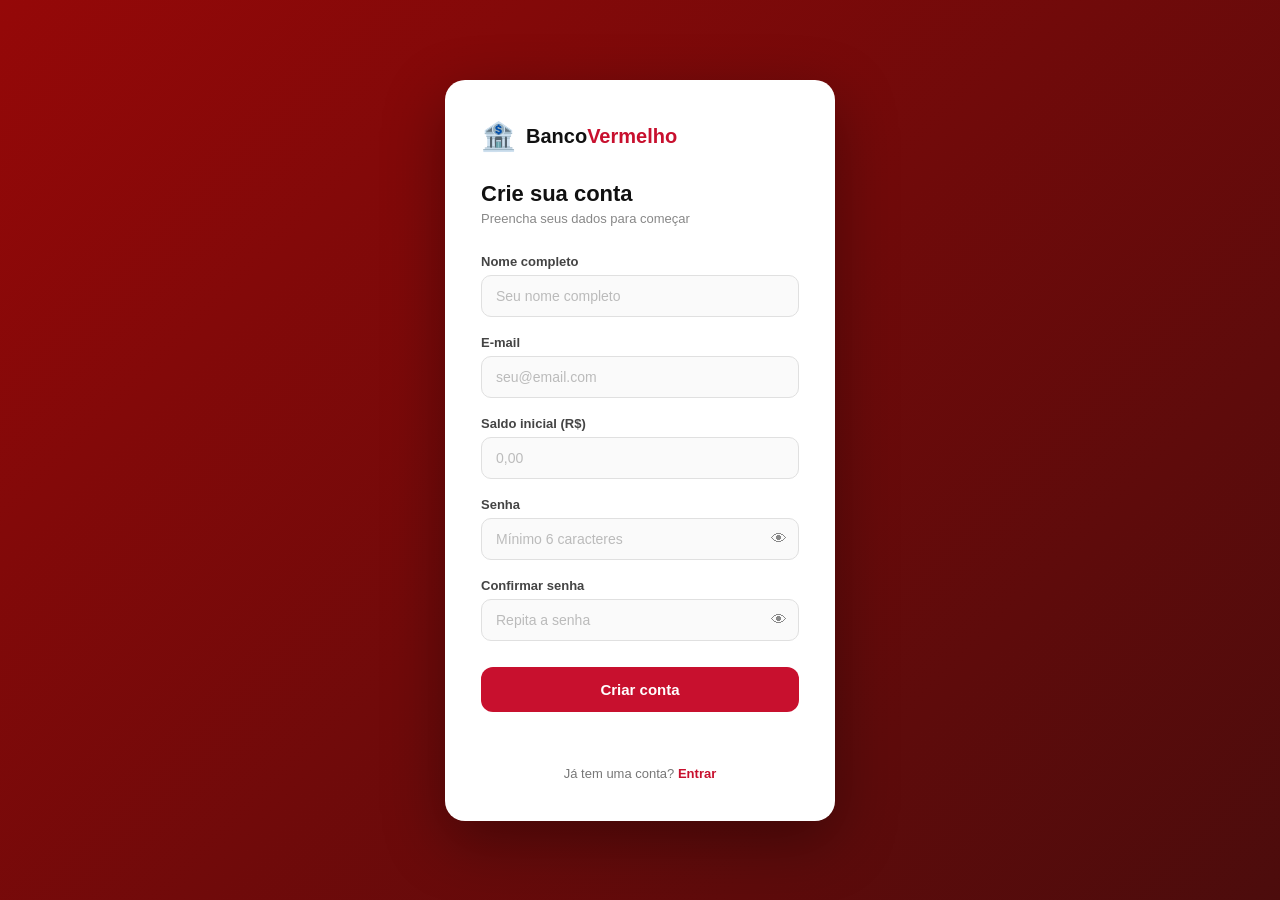
<file: src/cadastro.html>
<!DOCTYPE html>
<html lang="pt-br">
<head>
    <meta charset="UTF-8">
    <meta name="viewport" content="width=device-width, initial-scale=1.0">
    <title>Banco Vermelho — Cadastro</title>
    <link rel="stylesheet" href="style.css">
</head>
<body id="login-body">

    <div id="login-container">

        <div id="login-logo">
            <div id="login-logo-icon">🏦</div>
            <div id="login-brand">Banco<span>Vermelho</span></div>
        </div>

        <h1 id="login-titulo">Crie sua conta</h1>
        <p id="login-subtitulo">Preencha seus dados para começar</p>

        <form id="cadastro-form" novalidate>
            <div class="field-group">
                <label for="nome">Nome completo</label>
                <input type="text" id="nome" placeholder="Seu nome completo" required>
            </div>

            <div class="field-group">
                <label for="email">E-mail</label>
                <input type="email" id="email" placeholder="seu@email.com" required>
            </div>

            <div class="field-group">
                <label for="saldo">Saldo inicial (R$)</label>
                <input type="number" id="saldo" placeholder="0,00" min="0" step="0.01" required>
            </div>

            <div class="field-group">
                <label for="senha">Senha</label>
                <div class="input-wrapper">
                    <input type="password" id="senha" placeholder="Mínimo 6 caracteres" required>
                    <button type="button" class="toggle-btn" onclick="toggleVis('senha', this)">👁</button>
                </div>
            </div>

            <div class="field-group">
                <label for="confirmar">Confirmar senha</label>
                <div class="input-wrapper">
                    <input type="password" id="confirmar" placeholder="Repita a senha" required>
                    <button type="button" class="toggle-btn" onclick="toggleVis('confirmar', this)">👁</button>
                </div>
            </div>

            <button type="button" class="auth-btn" onclick="cadastrar()">Criar conta</button>
            <p id="mensagem"></p>
        </form>

        <p class="auth-link">Já tem uma conta? <a href="login.html">Entrar</a></p>
    </div>

    <script>
        const emailsFixos = ["caio123@gmail.com", "hugo432@gmail.com"];

        document.getElementById("cadastro-form").addEventListener("keydown", (e) => {
            if (e.key === "Enter") cadastrar();
        });

        function toggleVis(id, btn) {
            const input = document.getElementById(id);
            const visivel = input.type === "text";
            input.type = visivel ? "password" : "text";
            btn.textContent = visivel ? "👁" : "🙈";
        }

        function cadastrar() {
            const nome     = document.getElementById("nome").value.trim();
            const email    = document.getElementById("email").value.trim();
            const saldo    = document.getElementById("saldo").value.trim();
            const senha    = document.getElementById("senha").value.trim();
            const confirmar = document.getElementById("confirmar").value.trim();

            if (!nome || !email || !saldo || !senha || !confirmar) {
                mostrar("Preencha todos os campos!", "orange");
                return;
            }

            if (senha.length < 6) {
                mostrar("A senha deve ter pelo menos 6 caracteres.", "orange");
                return;
            }

            if (senha !== confirmar) {
                mostrar("As senhas não coincidem!", "orange");
                return;
            }

            if (Number(saldo) < 0) {
                mostrar("O saldo não pode ser negativo.", "orange");
                return;
            }

            const registrados = JSON.parse(localStorage.getItem("usuarios_cadastrados") || "[]");
            const emailEmUso  = registrados.some(u => u.email === email) || emailsFixos.includes(email);

            if (emailEmUso) {
                mostrar("Este e-mail já está cadastrado!", "#c8102e");
                return;
            }

            registrados.push({ nome, email, senha, saldo: Number(saldo) });
            localStorage.setItem("usuarios_cadastrados", JSON.stringify(registrados));

            // Login automático após cadastro
            localStorage.setItem("nomeUsuario",  nome);
            localStorage.setItem("emailUsuario", email);
            localStorage.setItem("saldoUsuario", saldo);

            mostrar("Conta criada com sucesso!", "green");
            setTimeout(() => { window.location.href = "Banco.html"; }, 1000);
        }

        function mostrar(texto, cor) {
            const el = document.getElementById("mensagem");
            el.textContent = texto;
            el.style.color = cor;
        }
    </script>
</body>
</html>
</file>
<file: style.css>
* {
    box-sizing: border-box;
    margin: 0;
    padding: 0;
    font-family: -apple-system, BlinkMacSystemFont, "Segoe UI", Roboto, sans-serif;
}

/* ── Variáveis de Tema ── */
:root {
    --bg-body: #f5f5f5;
    --bg-card: #ffffff;
    --text-primary: #111111;
    --text-secondary: #777777;
    --border-color: #ededed;
    --input-bg: #fafafa;
    --input-border: #e0e0e0;
    --btn-icon-bg: #fff0f2;
    --btn-icon-hover: #ffd6dc;
    --primary: #c8102e;
    --primary-hover: #a50d25;
    --shadow: rgba(0, 0, 0, 0.08);
}

/* Modo Escuro */
body.dark-mode {
    --bg-body: #121212;
    --bg-card: #1e1e1e;
    --text-primary: #f5f5f5;
    --text-secondary: #aaaaaa;
    --border-color: #2c2c2c;
    --input-bg: #2a2a2a;
    --input-border: #3d3d3d;
    --btn-icon-bg: #2d1518;
    --btn-icon-hover: #421c21;
    --shadow: rgba(0, 0, 0, 0.5);
}

body {
    background: var(--bg-body);
    color: var(--text-primary);
    min-height: 100vh;
    transition: background 0.3s, color 0.3s;
}

/* ── Tela de Login / Cadastro ── */
#login-body {
    background: linear-gradient(135deg, #950808, #4c0c0c);
    display: flex;
    align-items: center;
    justify-content: center;
    padding: 20px;
}

#login-container {
    width: 100%;
    max-width: 390px;
    background: #ffffff;
    border-radius: 20px;
    padding: 40px 36px;
    box-shadow: 0 20px 60px rgba(0, 0, 0, 0.35);
}

#login-logo {
    display: flex;
    align-items: center;
    gap: 10px;
    margin-bottom: 28px;
}

#login-logo-icon {
    font-size: 28px;
}

#login-brand {
    font-size: 20px;
    font-weight: 700;
    color: #111;
}

#login-brand span {
    color: var(--primary);
}

#login-titulo {
    font-size: 22px;
    font-weight: 700;
    color: #111;
    margin-bottom: 4px;
}

#login-subtitulo {
    font-size: 13px;
    color: #888;
    margin-bottom: 28px;
}

.field-group {
    margin-bottom: 18px;
}

.field-group label {
    display: block;
    font-size: 13px;
    font-weight: 600;
    color: #444;
    margin-bottom: 6px;
}

.input-wrapper {
    position: relative;
    display: flex;
    align-items: center;
}

input {
    width: 100%;
    padding: 12px 14px;
    border: 1.5px solid #e0e0e0;
    border-radius: 10px;
    font-size: 14px;
    color: #111;
    background: #fafafa;
    transition: border-color 0.2s, box-shadow 0.2s;
    outline: none;
}

input:focus {
    border-color: var(--primary);
    background: #fff;
    box-shadow: 0 0 0 3px rgba(200, 16, 46, 0.1);
}

input::placeholder {
    color: #bbb;
}

.toggle-btn {
    position: absolute;
    right: 12px;
    background: none;
    border: none;
    cursor: pointer;
    font-size: 16px;
    color: #888;
    padding: 0;
    line-height: 1;
    transition: color 0.2s;
}

.toggle-btn:hover {
    color: var(--primary);
}

.auth-btn {
    width: 100%;
    background: var(--primary);
    color: #fff;
    border: none;
    border-radius: 12px;
    padding: 14px;
    font-size: 15px;
    font-weight: 700;
    cursor: pointer;
    margin-top: 8px;
    transition: background 0.2s, transform 0.1s;
}

.auth-btn:hover {
    background: var(--primary-hover);
}

.auth-btn:active {
    transform: scale(0.98);
}

#mensagem {
    text-align: center;
    font-size: 13px;
    margin-top: 14px;
    min-height: 20px;
    font-weight: 600;
}

.auth-link {
    margin-top: 20px;
    text-align: center;
    font-size: 13px;
    color: #777;
}

.auth-link a {
    color: var(--primary);
    font-weight: 700;
    text-decoration: none;
}

.auth-link a:hover {
    text-decoration: underline;
}

#login-hint {
    margin-top: 14px;
    text-align: center;
    font-size: 12px;
    color: #aaa;
    border-top: 1px solid #f0f0f0;
    padding-top: 16px;
    line-height: 1.6;
}

#login-hint strong {
    color: var(--primary);
}

/* ── Tela Principal do Banco ── */
body.banco-body {
    display: flex;
    justify-content: center;
    padding: 20px 0;
}

.app {
    width: 100%;
    max-width: 420px;
    background: var(--bg-card);
    min-height: 100vh;
    box-shadow: 0 10px 35px var(--shadow);
    transition: background 0.3s;
}

/* Header */
.header {
    background: var(--bg-card);
    padding: 28px 20px 20px;
    border-bottom: 1px solid var(--border-color);
}
.header-top {
    display: flex;
    align-items: center;
    justify-content: space-between;
}
.user {
    display: flex;
    align-items: center;
    gap: 14px;
}
.avatar {
    width: 48px;
    height: 48px;
    border-radius: 50%;
    background: var(--primary);
    color: #fff;
    font-weight: 700;
    display: flex;
    align-items: center;
    justify-content: center;
    font-size: 18px;
    flex-shrink: 0;
}
.greeting {
    font-size: 12px;
    color: var(--text-secondary);
}
.name {
    font-size: 17px;
    font-weight: 600;
    color: var(--text-primary);
    cursor: pointer;
}
.name:hover {
    color: var(--primary);
}
.name-input {
    background: transparent;
    border: none;
    border-bottom: 2px solid var(--primary);
    color: var(--text-primary);
    font-size: 16px;
    font-weight: 600;
    outline: none;
    width: 180px;
}
.header-actions {
    display: flex;
    gap: 8px;
}
.icon-btn {
    background: var(--btn-icon-bg);
    border: none;
    color: var(--primary);
    width: 42px;
    height: 42px;
    border-radius: 50%;
    cursor: pointer;
    font-size: 18px;
    transition: 0.15s;
    display: flex;
    align-items: center;
    justify-content: center;
}
.icon-btn:hover {
    background: var(--btn-icon-hover);
}

/* Card Saldo */
.balance-card {
    background: var(--bg-card);
    margin: 20px;
    border-radius: 20px;
    padding: 24px;
    border: 1px solid var(--border-color);
    box-shadow: 0 4px 15px var(--shadow);
}
.balance-label {
    color: var(--text-secondary);
    font-size: 13px;
    display: flex;
    align-items: center;
    gap: 8px;
}
.eye {
    background: none;
    border: none;
    cursor: pointer;
    color: var(--primary);
    font-size: 14px;
}
.balance {
    font-size: 34px;
    font-weight: 700;
    color: var(--text-primary);
    margin: 14px 0 24px;
}
.controls {
    display: flex;
    align-items: center;
    justify-content: space-between;
    gap: 12px;
}
.btn-circle {
    width: 48px;
    height: 48px;
    border-radius: 50%;
    border: none;
    font-size: 22px;
    font-weight: 700;
    cursor: pointer;
    background: var(--primary);
    color: #fff;
    transition: 0.15s;
    flex-shrink: 0;
}
.btn-circle:hover {
    opacity: 0.9;
}
.btn-circle:active {
    transform: scale(0.95);
}
.btn-circle.minus {
    background: var(--bg-card);
    color: var(--primary);
    border: 2px solid var(--primary);
}
.steps {
    display: flex;
    gap: 8px;
    flex: 1;
    justify-content: center;
    flex-wrap: wrap;
}
.step {
    background: var(--input-bg);
    border: 1px solid var(--border-color);
    color: var(--text-secondary);
    padding: 8px 14px;
    border-radius: 999px;
    font-size: 13px;
    cursor: pointer;
    transition: 0.15s;
}
.step:hover {
    border-color: var(--primary);
    color: var(--primary);
}
.step.active {
    background: var(--primary);
    color: #fff;
    border-color: var(--primary);
}
.zero {
    width: 100%;
    margin-top: 18px;
    background: var(--bg-card);
    border: 1px dashed var(--primary);
    color: var(--primary);
    padding: 12px;
    border-radius: 12px;
    cursor: pointer;
    font-size: 13px;
    font-weight: 600;
    transition: 0.15s;
}
.zero:hover {
    background: var(--btn-icon-bg);
}

/* Ações Rápidas */
.actions {
    display: grid;
    grid-template-columns: repeat(4, 1fr);
    gap: 12px;
    padding: 0 20px 10px;
}
.action {
    background: var(--bg-card);
    border: 1px solid var(--border-color);
    border-radius: 16px;
    padding: 18px 8px;
    text-align: center;
    cursor: pointer;
    transition: 0.15s;
}
.action:hover {
    background: var(--btn-icon-bg);
    border-color: var(--primary);
}
.action-icon {
    font-size: 24px;
    color: var(--primary);
}
.action-label {
    font-size: 12px;
    color: var(--text-primary);
    margin-top: 8px;
}

/* Títulos das Seções */
.section-title {
    padding: 26px 20px 12px;
    font-size: 15px;
    font-weight: 700;
    color: var(--text-primary);
}

/* Cartão de Crédito */
.card-preview {
    margin: 0 20px;
    background: var(--bg-card);
    border: 2px solid var(--primary);
    border-radius: 20px;
    padding: 24px;
    height: 170px;
    display: flex;
    flex-direction: column;
    justify-content: space-between;
}
.card-brand {
    color: var(--primary);
    font-size: 14px;
    font-weight: 700;
}
.card-name {
    font-size: 18px;
    font-weight: 700;
    letter-spacing: 1px;
    color: var(--text-primary);
}
.card-number {
    font-size: 14px;
    letter-spacing: 3px;
    color: var(--text-secondary);
}

/* Transações */
.tx-list {
    padding: 8px 20px 40px;
}
.tx {
    display: flex;
    align-items: center;
    justify-content: space-between;
    padding: 16px 0;
    border-bottom: 1px solid var(--border-color);
}
.tx:last-child {
    border-bottom: none;
}
.tx-left {
    display: flex;
    align-items: center;
    gap: 12px;
}
.tx-icon {
    width: 42px;
    height: 42px;
    border-radius: 50%;
    background: var(--btn-icon-bg);
    color: var(--primary);
    display: flex;
    align-items: center;
    justify-content: center;
    font-size: 18px;
    flex-shrink: 0;
}
.tx-title {
    font-size: 14px;
    color: var(--text-primary);
    font-weight: 600;
}
.tx-date {
    font-size: 12px;
    color: var(--text-secondary);
    margin-top: 2px;
}
.tx-value {
    font-size: 14px;
    font-weight: 700;
    white-space: nowrap;
}
.tx-value.in {
    color: #198754;
}
.tx-value.out {
    color: var(--primary);
}
.tx-empty {
    text-align: center;
    color: var(--text-secondary);
    font-size: 14px;
    padding: 32px 0;
}

/* Modais */
.modal-overlay {
    display: none;
    position: fixed;
    inset: 0;
    background: rgba(0, 0, 0, 0.6);
    z-index: 100;
    align-items: flex-end;
    justify-content: center;
}
.modal-overlay.open {
    display: flex;
}
.modal {
    background: var(--bg-card);
    width: 100%;
    max-width: 420px;
    border-radius: 24px 24px 0 0;
    padding: 28px 24px 44px;
    animation: slideUp 0.25s ease;
}
@keyframes slideUp {
    from { transform: translateY(100%); }
    to { transform: translateY(0); }
}
.modal-header {
    display: flex;
    align-items: center;
    justify-content: space-between;
    margin-bottom: 22px;
}
.modal-title {
    font-size: 18px;
    font-weight: 700;
    color: var(--text-primary);
    display: flex;
    align-items: center;
    gap: 8px;
}
.modal-close {
    background: var(--input-bg);
    border: none;
    width: 36px;
    height: 36px;
    border-radius: 50%;
    cursor: pointer;
    font-size: 16px;
    color: var(--text-secondary);
    transition: 0.15s;
}
.modal-close:hover {
    background: var(--border-color);
}
.modal-field {
    margin-bottom: 16px;
}
.modal-field label {
    display: block;
    font-size: 13px;
    font-weight: 600;
    color: var(--text-secondary);
    margin-bottom: 6px;
}
.modal-field input, .modal-field select {
    width: 100%;
    padding: 12px 14px;
    border: 1.5px solid var(--input-border);
    border-radius: 10px;
    font-size: 14px;
    color: var(--text-primary);
    background: var(--input-bg);
    outline: none;
    transition: border-color 0.2s, box-shadow 0.2s;
}
.modal-field input:focus, .modal-field select:focus {
    border-color: var(--primary);
    box-shadow: 0 0 0 3px rgba(200, 16, 46, 0.1);
    background: var(--bg-card);
}
.modal-btn {
    width: 100%;
    background: var(--primary);
    color: #fff;
    border: none;
    border-radius: 12px;
    padding: 14px;
    font-size: 15px;
    font-weight: 700;
    cursor: pointer;
    margin-top: 8px;
    transition: background 0.2s, transform 0.1s;
}
.modal-btn:hover {
    background: var(--primary-hover);
}
.modal-btn:active {
    transform: scale(0.98);
}

/* Recarga */
.recarga-grid {
    display: grid;
    grid-template-columns: repeat(3, 1fr);
    gap: 8px;
    margin-bottom: 16px;
}
.recarga-opt {
    padding: 12px 8px;
    border: 1.5px solid var(--input-border);
    border-radius: 10px;
    background: var(--input-bg);
    font-size: 14px;
    font-weight: 600;
    cursor: pointer;
    text-align: center;
    color: var(--text-secondary);
    transition: 0.15s;
}
.recarga-opt:hover {
    border-color: var(--primary);
    color: var(--primary);
}
.recarga-opt.selected {
    border-color: var(--primary);
    background: var(--btn-icon-bg);
    color: var(--primary);
}

/* Toast */
.toast {
    position: fixed;
    bottom: 24px;
    left: 50%;
    transform: translateX(-50%) translateY(80px);
    background: #111;
    color: #fff;
    padding: 12px 24px;
    border-radius: 999px;
    font-size: 13px;
    font-weight: 600;
    opacity: 0;
    transition: all 0.3s ease;
    pointer-events: none;
    white-space: nowrap;
    z-index: 200;
}
body.dark-mode .toast {
    background: #fff;
    color: #111;
}
.toast.show {
    opacity: 1;
    transform: translateX(-50%) translateY(0);
}
</file>
<file: BancoVermelho/style.css>
* {
    box-sizing: border-box;
    margin: 0;
    padding: 0;
    font-family: -apple-system, BlinkMacSystemFont, "Segoe UI", Roboto, sans-serif;
}

/* ── Variáveis de Tema ── */
:root {
    --bg-body: #f5f5f5;
    --bg-card: #ffffff;
    --text-primary: #111111;
    --text-secondary: #777777;
    --border-color: #ededed;
    --input-bg: #fafafa;
    --input-border: #e0e0e0;
    --btn-icon-bg: #fff0f2;
    --btn-icon-hover: #ffd6dc;
    --primary: #c8102e;
    --primary-hover: #a50d25;
    --shadow: rgba(0, 0, 0, 0.08);
}

/* Modo Escuro */
body.dark-mode {
    --bg-body: #121212;
    --bg-card: #1e1e1e;
    --text-primary: #f5f5f5;
    --text-secondary: #aaaaaa;
    --border-color: #2c2c2c;
    --input-bg: #2a2a2a;
    --input-border: #3d3d3d;
    --btn-icon-bg: #2d1518;
    --btn-icon-hover: #421c21;
    --shadow: rgba(0, 0, 0, 0.5);
}

body {
    background: var(--bg-body);
    color: var(--text-primary);
    min-height: 100vh;
    transition: background 0.3s, color 0.3s;
}

/* ── Tela de Login / Cadastro ── */
#login-body {
    background: linear-gradient(135deg, #950808, #4c0c0c);
    display: flex;
    align-items: center;
    justify-content: center;
    padding: 20px;
}

#login-container {
    width: 100%;
    max-width: 390px;
    background: #ffffff;
    border-radius: 20px;
    padding: 40px 36px;
    box-shadow: 0 20px 60px rgba(0, 0, 0, 0.35);
}

#login-logo {
    display: flex;
    align-items: center;
    gap: 10px;
    margin-bottom: 28px;
}

#login-logo-icon {
    font-size: 28px;
}

#login-brand {
    font-size: 20px;
    font-weight: 700;
    color: #111;
}

#login-brand span {
    color: var(--primary);
}

#login-titulo {
    font-size: 22px;
    font-weight: 700;
    color: #111;
    margin-bottom: 4px;
}

#login-subtitulo {
    font-size: 13px;
    color: #888;
    margin-bottom: 28px;
}

.field-group {
    margin-bottom: 18px;
}

.field-group label {
    display: block;
    font-size: 13px;
    font-weight: 600;
    color: #444;
    margin-bottom: 6px;
}

.input-wrapper {
    position: relative;
    display: flex;
    align-items: center;
}

input {
    width: 100%;
    padding: 12px 14px;
    border: 1.5px solid #e0e0e0;
    border-radius: 10px;
    font-size: 14px;
    color: #111;
    background: #fafafa;
    transition: border-color 0.2s, box-shadow 0.2s;
    outline: none;
}

input:focus {
    border-color: var(--primary);
    background: #fff;
    box-shadow: 0 0 0 3px rgba(200, 16, 46, 0.1);
}

input::placeholder {
    color: #bbb;
}

.toggle-btn {
    position: absolute;
    right: 12px;
    background: none;
    border: none;
    cursor: pointer;
    font-size: 16px;
    color: #888;
    padding: 0;
    line-height: 1;
    transition: color 0.2s;
}

.toggle-btn:hover {
    color: var(--primary);
}

.auth-btn {
    width: 100%;
    background: var(--primary);
    color: #fff;
    border: none;
    border-radius: 12px;
    padding: 14px;
    font-size: 15px;
    font-weight: 700;
    cursor: pointer;
    margin-top: 8px;
    transition: background 0.2s, transform 0.1s;
}

.auth-btn:hover {
    background: var(--primary-hover);
}

.auth-btn:active {
    transform: scale(0.98);
}

#mensagem {
    text-align: center;
    font-size: 13px;
    margin-top: 14px;
    min-height: 20px;
    font-weight: 600;
}

.auth-link {
    margin-top: 20px;
    text-align: center;
    font-size: 13px;
    color: #777;
}

.auth-link a {
    color: var(--primary);
    font-weight: 700;
    text-decoration: none;
}

.auth-link a:hover {
    text-decoration: underline;
}

#login-hint {
    margin-top: 14px;
    text-align: center;
    font-size: 12px;
    color: #aaa;
    border-top: 1px solid #f0f0f0;
    padding-top: 16px;
    line-height: 1.6;
}

#login-hint strong {
    color: var(--primary);
}

/* ── Tela Principal do Banco ── */
body.banco-body {
    display: flex;
    justify-content: center;
    padding: 20px 0;
}

.app {
    width: 100%;
    max-width: 420px;
    background: var(--bg-card);
    min-height: 100vh;
    box-shadow: 0 10px 35px var(--shadow);
    transition: background 0.3s;
}

/* Header */
.header {
    background: var(--bg-card);
    padding: 28px 20px 20px;
    border-bottom: 1px solid var(--border-color);
}
.header-top {
    display: flex;
    align-items: center;
    justify-content: space-between;
}
.user {
    display: flex;
    align-items: center;
    gap: 14px;
}
.avatar {
    width: 48px;
    height: 48px;
    border-radius: 50%;
    background: var(--primary);
    color: #fff;
    font-weight: 700;
    display: flex;
    align-items: center;
    justify-content: center;
    font-size: 18px;
    flex-shrink: 0;
}
.greeting {
    font-size: 12px;
    color: var(--text-secondary);
}
.name {
    font-size: 17px;
    font-weight: 600;
    color: var(--text-primary);
    cursor: pointer;
}
.name:hover {
    color: var(--primary);
}
.name-input {
    background: transparent;
    border: none;
    border-bottom: 2px solid var(--primary);
    color: var(--text-primary);
    font-size: 16px;
    font-weight: 600;
    outline: none;
    width: 180px;
}
.header-actions {
    display: flex;
    gap: 8px;
}
.icon-btn {
    background: var(--btn-icon-bg);
    border: none;
    color: var(--primary);
    width: 42px;
    height: 42px;
    border-radius: 50%;
    cursor: pointer;
    font-size: 18px;
    transition: 0.15s;
    display: flex;
    align-items: center;
    justify-content: center;
}
.icon-btn:hover {
    background: var(--btn-icon-hover);
}

/* Card Saldo */
.balance-card {
    background: var(--bg-card);
    margin: 20px;
    border-radius: 20px;
    padding: 24px;
    border: 1px solid var(--border-color);
    box-shadow: 0 4px 15px var(--shadow);
}
.balance-label {
    color: var(--text-secondary);
    font-size: 13px;
    display: flex;
    align-items: center;
    gap: 8px;
}
.eye {
    background: none;
    border: none;
    cursor: pointer;
    color: var(--primary);
    font-size: 14px;
}
.balance {
    font-size: 34px;
    font-weight: 700;
    color: var(--text-primary);
    margin: 14px 0 24px;
}
.controls {
    display: flex;
    align-items: center;
    justify-content: space-between;
    gap: 12px;
}
.btn-circle {
    width: 48px;
    height: 48px;
    border-radius: 50%;
    border: none;
    font-size: 22px;
    font-weight: 700;
    cursor: pointer;
    background: var(--primary);
    color: #fff;
    transition: 0.15s;
    flex-shrink: 0;
}
.btn-circle:hover {
    opacity: 0.9;
}
.btn-circle:active {
    transform: scale(0.95);
}
.btn-circle.minus {
    background: var(--bg-card);
    color: var(--primary);
    border: 2px solid var(--primary);
}
.steps {
    display: flex;
    gap: 8px;
    flex: 1;
    justify-content: center;
    flex-wrap: wrap;
}
.step {
    background: var(--input-bg);
    border: 1px solid var(--border-color);
    color: var(--text-secondary);
    padding: 8px 14px;
    border-radius: 999px;
    font-size: 13px;
    cursor: pointer;
    transition: 0.15s;
}
.step:hover {
    border-color: var(--primary);
    color: var(--primary);
}
.step.active {
    background: var(--primary);
    color: #fff;
    border-color: var(--primary);
}
.zero {
    width: 100%;
    margin-top: 18px;
    background: var(--bg-card);
    border: 1px dashed var(--primary);
    color: var(--primary);
    padding: 12px;
    border-radius: 12px;
    cursor: pointer;
    font-size: 13px;
    font-weight: 600;
    transition: 0.15s;
}
.zero:hover {
    background: var(--btn-icon-bg);
}

/* Ações Rápidas */
.actions {
    display: grid;
    grid-template-columns: repeat(4, 1fr);
    gap: 12px;
    padding: 0 20px 10px;
}
.action {
    background: var(--bg-card);
    border: 1px solid var(--border-color);
    border-radius: 16px;
    padding: 18px 8px;
    text-align: center;
    cursor: pointer;
    transition: 0.15s;
}
.action:hover {
    background: var(--btn-icon-bg);
    border-color: var(--primary);
}
.action-icon {
    font-size: 24px;
    color: var(--primary);
}
.action-label {
    font-size: 12px;
    color: var(--text-primary);
    margin-top: 8px;
}

/* Títulos das Seções */
.section-title {
    padding: 26px 20px 12px;
    font-size: 15px;
    font-weight: 700;
    color: var(--text-primary);
}

/* Cartão de Crédito */
.card-preview {
    margin: 0 20px;
    background: var(--bg-card);
    border: 2px solid var(--primary);
    border-radius: 20px;
    padding: 24px;
    height: 170px;
    display: flex;
    flex-direction: column;
    justify-content: space-between;
}
.card-brand {
    color: var(--primary);
    font-size: 14px;
    font-weight: 700;
}
.card-name {
    font-size: 18px;
    font-weight: 700;
    letter-spacing: 1px;
    color: var(--text-primary);
}
.card-number {
    font-size: 14px;
    letter-spacing: 3px;
    color: var(--text-secondary);
}

/* Transações */
.tx-list {
    padding: 8px 20px 40px;
}
.tx {
    display: flex;
    align-items: center;
    justify-content: space-between;
    padding: 16px 0;
    border-bottom: 1px solid var(--border-color);
}
.tx:last-child {
    border-bottom: none;
}
.tx-left {
    display: flex;
    align-items: center;
    gap: 12px;
}
.tx-icon {
    width: 42px;
    height: 42px;
    border-radius: 50%;
    background: var(--btn-icon-bg);
    color: var(--primary);
    display: flex;
    align-items: center;
    justify-content: center;
    font-size: 18px;
    flex-shrink: 0;
}
.tx-title {
    font-size: 14px;
    color: var(--text-primary);
    font-weight: 600;
}
.tx-date {
    font-size: 12px;
    color: var(--text-secondary);
    margin-top: 2px;
}
.tx-value {
    font-size: 14px;
    font-weight: 700;
    white-space: nowrap;
}
.tx-value.in {
    color: #198754;
}
.tx-value.out {
    color: var(--primary);
}
.tx-empty {
    text-align: center;
    color: var(--text-secondary);
    font-size: 14px;
    padding: 32px 0;
}

/* Modais */
.modal-overlay {
    display: none;
    position: fixed;
    inset: 0;
    background: rgba(0, 0, 0, 0.6);
    z-index: 100;
    align-items: flex-end;
    justify-content: center;
}
.modal-overlay.open {
    display: flex;
}
.modal {
    background: var(--bg-card);
    width: 100%;
    max-width: 420px;
    border-radius: 24px 24px 0 0;
    padding: 28px 24px 44px;
    animation: slideUp 0.25s ease;
}
@keyframes slideUp {
    from { transform: translateY(100%); }
    to { transform: translateY(0); }
}
.modal-header {
    display: flex;
    align-items: center;
    justify-content: space-between;
    margin-bottom: 22px;
}
.modal-title {
    font-size: 18px;
    font-weight: 700;
    color: var(--text-primary);
    display: flex;
    align-items: center;
    gap: 8px;
}
.modal-close {
    background: var(--input-bg);
    border: none;
    width: 36px;
    height: 36px;
    border-radius: 50%;
    cursor: pointer;
    font-size: 16px;
    color: var(--text-secondary);
    transition: 0.15s;
}
.modal-close:hover {
    background: var(--border-color);
}
.modal-field {
    margin-bottom: 16px;
}
.modal-field label {
    display: block;
    font-size: 13px;
    font-weight: 600;
    color: var(--text-secondary);
    margin-bottom: 6px;
}
.modal-field input, .modal-field select {
    width: 100%;
    padding: 12px 14px;
    border: 1.5px solid var(--input-border);
    border-radius: 10px;
    font-size: 14px;
    color: var(--text-primary);
    background: var(--input-bg);
    outline: none;
    transition: border-color 0.2s, box-shadow 0.2s;
}
.modal-field input:focus, .modal-field select:focus {
    border-color: var(--primary);
    box-shadow: 0 0 0 3px rgba(200, 16, 46, 0.1);
    background: var(--bg-card);
}
.modal-btn {
    width: 100%;
    background: var(--primary);
    color: #fff;
    border: none;
    border-radius: 12px;
    padding: 14px;
    font-size: 15px;
    font-weight: 700;
    cursor: pointer;
    margin-top: 8px;
    transition: background 0.2s, transform 0.1s;
}
.modal-btn:hover {
    background: var(--primary-hover);
}
.modal-btn:active {
    transform: scale(0.98);
}

/* Recarga */
.recarga-grid {
    display: grid;
    grid-template-columns: repeat(3, 1fr);
    gap: 8px;
    margin-bottom: 16px;
}
.recarga-opt {
    padding: 12px 8px;
    border: 1.5px solid var(--input-border);
    border-radius: 10px;
    background: var(--input-bg);
    font-size: 14px;
    font-weight: 600;
    cursor: pointer;
    text-align: center;
    color: var(--text-secondary);
    transition: 0.15s;
}
.recarga-opt:hover {
    border-color: var(--primary);
    color: var(--primary);
}
.recarga-opt.selected {
    border-color: var(--primary);
    background: var(--btn-icon-bg);
    color: var(--primary);
}

/* Toast */
.toast {
    position: fixed;
    bottom: 24px;
    left: 50%;
    transform: translateX(-50%) translateY(80px);
    background: #111;
    color: #fff;
    padding: 12px 24px;
    border-radius: 999px;
    font-size: 13px;
    font-weight: 600;
    opacity: 0;
    transition: all 0.3s ease;
    pointer-events: none;
    white-space: nowrap;
    z-index: 200;
}
body.dark-mode .toast {
    background: #fff;
    color: #111;
}
.toast.show {
    opacity: 1;
    transform: translateX(-50%) translateY(0);
}
</file>
<file: src/style.css>
* {
    box-sizing: border-box;
    margin: 0;
    padding: 0;
    font-family: -apple-system, BlinkMacSystemFont, "Segoe UI", Roboto, sans-serif;
}

/* ── Variáveis de Tema ── */
:root {
    --bg-body: #f5f5f5;
    --bg-card: #ffffff;
    --text-primary: #111111;
    --text-secondary: #777777;
    --border-color: #ededed;
    --input-bg: #fafafa;
    --input-border: #e0e0e0;
    --btn-icon-bg: #fff0f2;
    --btn-icon-hover: #ffd6dc;
    --primary: #c8102e;
    --primary-hover: #a50d25;
    --shadow: rgba(0, 0, 0, 0.08);
}

/* Modo Escuro */
body.dark-mode {
    --bg-body: #121212;
    --bg-card: #1e1e1e;
    --text-primary: #f5f5f5;
    --text-secondary: #aaaaaa;
    --border-color: #2c2c2c;
    --input-bg: #2a2a2a;
    --input-border: #3d3d3d;
    --btn-icon-bg: #2d1518;
    --btn-icon-hover: #421c21;
    --shadow: rgba(0, 0, 0, 0.5);
}

body {
    background: var(--bg-body);
    color: var(--text-primary);
    min-height: 100vh;
    transition: background 0.3s, color 0.3s;
}

/* ── Tela de Login / Cadastro ── */
#login-body {
    background: linear-gradient(135deg, #950808, #4c0c0c);
    display: flex;
    align-items: center;
    justify-content: center;
    padding: 20px;
}

#login-container {
    width: 100%;
    max-width: 390px;
    background: #ffffff;
    border-radius: 20px;
    padding: 40px 36px;
    box-shadow: 0 20px 60px rgba(0, 0, 0, 0.35);
}

#login-logo {
    display: flex;
    align-items: center;
    gap: 10px;
    margin-bottom: 28px;
}

#login-logo-icon {
    font-size: 28px;
}

#login-brand {
    font-size: 20px;
    font-weight: 700;
    color: #111;
}

#login-brand span {
    color: var(--primary);
}

#login-titulo {
    font-size: 22px;
    font-weight: 700;
    color: #111;
    margin-bottom: 4px;
}

#login-subtitulo {
    font-size: 13px;
    color: #888;
    margin-bottom: 28px;
}

.field-group {
    margin-bottom: 18px;
}

.field-group label {
    display: block;
    font-size: 13px;
    font-weight: 600;
    color: #444;
    margin-bottom: 6px;
}

.input-wrapper {
    position: relative;
    display: flex;
    align-items: center;
}

input {
    width: 100%;
    padding: 12px 14px;
    border: 1.5px solid #e0e0e0;
    border-radius: 10px;
    font-size: 14px;
    color: #111;
    background: #fafafa;
    transition: border-color 0.2s, box-shadow 0.2s;
    outline: none;
}

input:focus {
    border-color: var(--primary);
    background: #fff;
    box-shadow: 0 0 0 3px rgba(200, 16, 46, 0.1);
}

input::placeholder {
    color: #bbb;
}

.toggle-btn {
    position: absolute;
    right: 12px;
    background: none;
    border: none;
    cursor: pointer;
    font-size: 16px;
    color: #888;
    padding: 0;
    line-height: 1;
    transition: color 0.2s;
}

.toggle-btn:hover {
    color: var(--primary);
}

.auth-btn {
    width: 100%;
    background: var(--primary);
    color: #fff;
    border: none;
    border-radius: 12px;
    padding: 14px;
    font-size: 15px;
    font-weight: 700;
    cursor: pointer;
    margin-top: 8px;
    transition: background 0.2s, transform 0.1s;
}

.auth-btn:hover {
    background: var(--primary-hover);
}

.auth-btn:active {
    transform: scale(0.98);
}

#mensagem {
    text-align: center;
    font-size: 13px;
    margin-top: 14px;
    min-height: 20px;
    font-weight: 600;
}

.auth-link {
    margin-top: 20px;
    text-align: center;
    font-size: 13px;
    color: #777;
}

.auth-link a {
    color: var(--primary);
    font-weight: 700;
    text-decoration: none;
}

.auth-link a:hover {
    text-decoration: underline;
}

#login-hint {
    margin-top: 14px;
    text-align: center;
    font-size: 12px;
    color: #aaa;
    border-top: 1px solid #f0f0f0;
    padding-top: 16px;
    line-height: 1.6;
}

#login-hint strong {
    color: var(--primary);
}

/* ── Tela Principal do Banco ── */
body.banco-body {
    display: flex;
    justify-content: center;
    padding: 20px 0;
}

.app {
    width: 100%;
    max-width: 420px;
    background: var(--bg-card);
    min-height: 100vh;
    box-shadow: 0 10px 35px var(--shadow);
    transition: background 0.3s;
}

/* Header */
.header {
    background: var(--bg-card);
    padding: 28px 20px 20px;
    border-bottom: 1px solid var(--border-color);
}
.header-top {
    display: flex;
    align-items: center;
    justify-content: space-between;
}
.user {
    display: flex;
    align-items: center;
    gap: 14px;
}
.avatar {
    width: 48px;
    height: 48px;
    border-radius: 50%;
    background: var(--primary);
    color: #fff;
    font-weight: 700;
    display: flex;
    align-items: center;
    justify-content: center;
    font-size: 18px;
    flex-shrink: 0;
}
.greeting {
    font-size: 12px;
    color: var(--text-secondary);
}
.name {
    font-size: 17px;
    font-weight: 600;
    color: var(--text-primary);
    cursor: pointer;
}
.name:hover {
    color: var(--primary);
}
.name-input {
    background: transparent;
    border: none;
    border-bottom: 2px solid var(--primary);
    color: var(--text-primary);
    font-size: 16px;
    font-weight: 600;
    outline: none;
    width: 180px;
}
.header-actions {
    display: flex;
    gap: 8px;
}
.icon-btn {
    background: var(--btn-icon-bg);
    border: none;
    color: var(--primary);
    width: 42px;
    height: 42px;
    border-radius: 50%;
    cursor: pointer;
    font-size: 18px;
    transition: 0.15s;
    display: flex;
    align-items: center;
    justify-content: center;
}
.icon-btn:hover {
    background: var(--btn-icon-hover);
}

/* Card Saldo */
.balance-card {
    background: var(--bg-card);
    margin: 20px;
    border-radius: 20px;
    padding: 24px;
    border: 1px solid var(--border-color);
    box-shadow: 0 4px 15px var(--shadow);
}
.balance-label {
    color: var(--text-secondary);
    font-size: 13px;
    display: flex;
    align-items: center;
    gap: 8px;
}
.eye {
    background: none;
    border: none;
    cursor: pointer;
    color: var(--primary);
    font-size: 14px;
}
.balance {
    font-size: 34px;
    font-weight: 700;
    color: var(--text-primary);
    margin: 14px 0 24px;
}
.controls {
    display: flex;
    align-items: center;
    justify-content: space-between;
    gap: 12px;
}
.btn-circle {
    width: 48px;
    height: 48px;
    border-radius: 50%;
    border: none;
    font-size: 22px;
    font-weight: 700;
    cursor: pointer;
    background: var(--primary);
    color: #fff;
    transition: 0.15s;
    flex-shrink: 0;
}
.btn-circle:hover {
    opacity: 0.9;
}
.btn-circle:active {
    transform: scale(0.95);
}
.btn-circle.minus {
    background: var(--bg-card);
    color: var(--primary);
    border: 2px solid var(--primary);
}
.steps {
    display: flex;
    gap: 8px;
    flex: 1;
    justify-content: center;
    flex-wrap: wrap;
}
.step {
    background: var(--input-bg);
    border: 1px solid var(--border-color);
    color: var(--text-secondary);
    padding: 8px 14px;
    border-radius: 999px;
    font-size: 13px;
    cursor: pointer;
    transition: 0.15s;
}
.step:hover {
    border-color: var(--primary);
    color: var(--primary);
}
.step.active {
    background: var(--primary);
    color: #fff;
    border-color: var(--primary);
}
.zero {
    width: 100%;
    margin-top: 18px;
    background: var(--bg-card);
    border: 1px dashed var(--primary);
    color: var(--primary);
    padding: 12px;
    border-radius: 12px;
    cursor: pointer;
    font-size: 13px;
    font-weight: 600;
    transition: 0.15s;
}
.zero:hover {
    background: var(--btn-icon-bg);
}

/* Ações Rápidas */
.actions {
    display: grid;
    grid-template-columns: repeat(4, 1fr);
    gap: 12px;
    padding: 0 20px 10px;
}
.action {
    background: var(--bg-card);
    border: 1px solid var(--border-color);
    border-radius: 16px;
    padding: 18px 8px;
    text-align: center;
    cursor: pointer;
    transition: 0.15s;
}
.action:hover {
    background: var(--btn-icon-bg);
    border-color: var(--primary);
}
.action-icon {
    font-size: 24px;
    color: var(--primary);
}
.action-label {
    font-size: 12px;
    color: var(--text-primary);
    margin-top: 8px;
}

/* Títulos das Seções */
.section-title {
    padding: 26px 20px 12px;
    font-size: 15px;
    font-weight: 700;
    color: var(--text-primary);
}

/* Cartão de Crédito */
.card-preview {
    margin: 0 20px;
    background: var(--bg-card);
    border: 2px solid var(--primary);
    border-radius: 20px;
    padding: 24px;
    height: 170px;
    display: flex;
    flex-direction: column;
    justify-content: space-between;
}
.card-brand {
    color: var(--primary);
    font-size: 14px;
    font-weight: 700;
}
.card-name {
    font-size: 18px;
    font-weight: 700;
    letter-spacing: 1px;
    color: var(--text-primary);
}
.card-number {
    font-size: 14px;
    letter-spacing: 3px;
    color: var(--text-secondary);
}

/* Transações */
.tx-list {
    padding: 8px 20px 40px;
}
.tx {
    display: flex;
    align-items: center;
    justify-content: space-between;
    padding: 16px 0;
    border-bottom: 1px solid var(--border-color);
}
.tx:last-child {
    border-bottom: none;
}
.tx-left {
    display: flex;
    align-items: center;
    gap: 12px;
}
.tx-icon {
    width: 42px;
    height: 42px;
    border-radius: 50%;
    background: var(--btn-icon-bg);
    color: var(--primary);
    display: flex;
    align-items: center;
    justify-content: center;
    font-size: 18px;
    flex-shrink: 0;
}
.tx-title {
    font-size: 14px;
    color: var(--text-primary);
    font-weight: 600;
}
.tx-date {
    font-size: 12px;
    color: var(--text-secondary);
    margin-top: 2px;
}
.tx-value {
    font-size: 14px;
    font-weight: 700;
    white-space: nowrap;
}
.tx-value.in {
    color: #198754;
}
.tx-value.out {
    color: var(--primary);
}
.tx-empty {
    text-align: center;
    color: var(--text-secondary);
    font-size: 14px;
    padding: 32px 0;
}

/* Modais */
.modal-overlay {
    display: none;
    position: fixed;
    inset: 0;
    background: rgba(0, 0, 0, 0.6);
    z-index: 100;
    align-items: flex-end;
    justify-content: center;
}
.modal-overlay.open {
    display: flex;
}
.modal {
    background: var(--bg-card);
    width: 100%;
    max-width: 420px;
    border-radius: 24px 24px 0 0;
    padding: 28px 24px 44px;
    animation: slideUp 0.25s ease;
}
@keyframes slideUp {
    from { transform: translateY(100%); }
    to { transform: translateY(0); }
}
.modal-header {
    display: flex;
    align-items: center;
    justify-content: space-between;
    margin-bottom: 22px;
}
.modal-title {
    font-size: 18px;
    font-weight: 700;
    color: var(--text-primary);
    display: flex;
    align-items: center;
    gap: 8px;
}
.modal-close {
    background: var(--input-bg);
    border: none;
    width: 36px;
    height: 36px;
    border-radius: 50%;
    cursor: pointer;
    font-size: 16px;
    color: var(--text-secondary);
    transition: 0.15s;
}
.modal-close:hover {
    background: var(--border-color);
}
.modal-field {
    margin-bottom: 16px;
}
.modal-field label {
    display: block;
    font-size: 13px;
    font-weight: 600;
    color: var(--text-secondary);
    margin-bottom: 6px;
}
.modal-field input, .modal-field select {
    width: 100%;
    padding: 12px 14px;
    border: 1.5px solid var(--input-border);
    border-radius: 10px;
    font-size: 14px;
    color: var(--text-primary);
    background: var(--input-bg);
    outline: none;
    transition: border-color 0.2s, box-shadow 0.2s;
}
.modal-field input:focus, .modal-field select:focus {
    border-color: var(--primary);
    box-shadow: 0 0 0 3px rgba(200, 16, 46, 0.1);
    background: var(--bg-card);
}
.modal-btn {
    width: 100%;
    background: var(--primary);
    color: #fff;
    border: none;
    border-radius: 12px;
    padding: 14px;
    font-size: 15px;
    font-weight: 700;
    cursor: pointer;
    margin-top: 8px;
    transition: background 0.2s, transform 0.1s;
}
.modal-btn:hover {
    background: var(--primary-hover);
}
.modal-btn:active {
    transform: scale(0.98);
}

/* Recarga */
.recarga-grid {
    display: grid;
    grid-template-columns: repeat(3, 1fr);
    gap: 8px;
    margin-bottom: 16px;
}
.recarga-opt {
    padding: 12px 8px;
    border: 1.5px solid var(--input-border);
    border-radius: 10px;
    background: var(--input-bg);
    font-size: 14px;
    font-weight: 600;
    cursor: pointer;
    text-align: center;
    color: var(--text-secondary);
    transition: 0.15s;
}
.recarga-opt:hover {
    border-color: var(--primary);
    color: var(--primary);
}
.recarga-opt.selected {
    border-color: var(--primary);
    background: var(--btn-icon-bg);
    color: var(--primary);
}

/* Toast */
.toast {
    position: fixed;
    bottom: 24px;
    left: 50%;
    transform: translateX(-50%) translateY(80px);
    background: #111;
    color: #fff;
    padding: 12px 24px;
    border-radius: 999px;
    font-size: 13px;
    font-weight: 600;
    opacity: 0;
    transition: all 0.3s ease;
    pointer-events: none;
    white-space: nowrap;
    z-index: 200;
}
body.dark-mode .toast {
    background: #fff;
    color: #111;
}
.toast.show {
    opacity: 1;
    transform: translateX(-50%) translateY(0);
}
</file>
